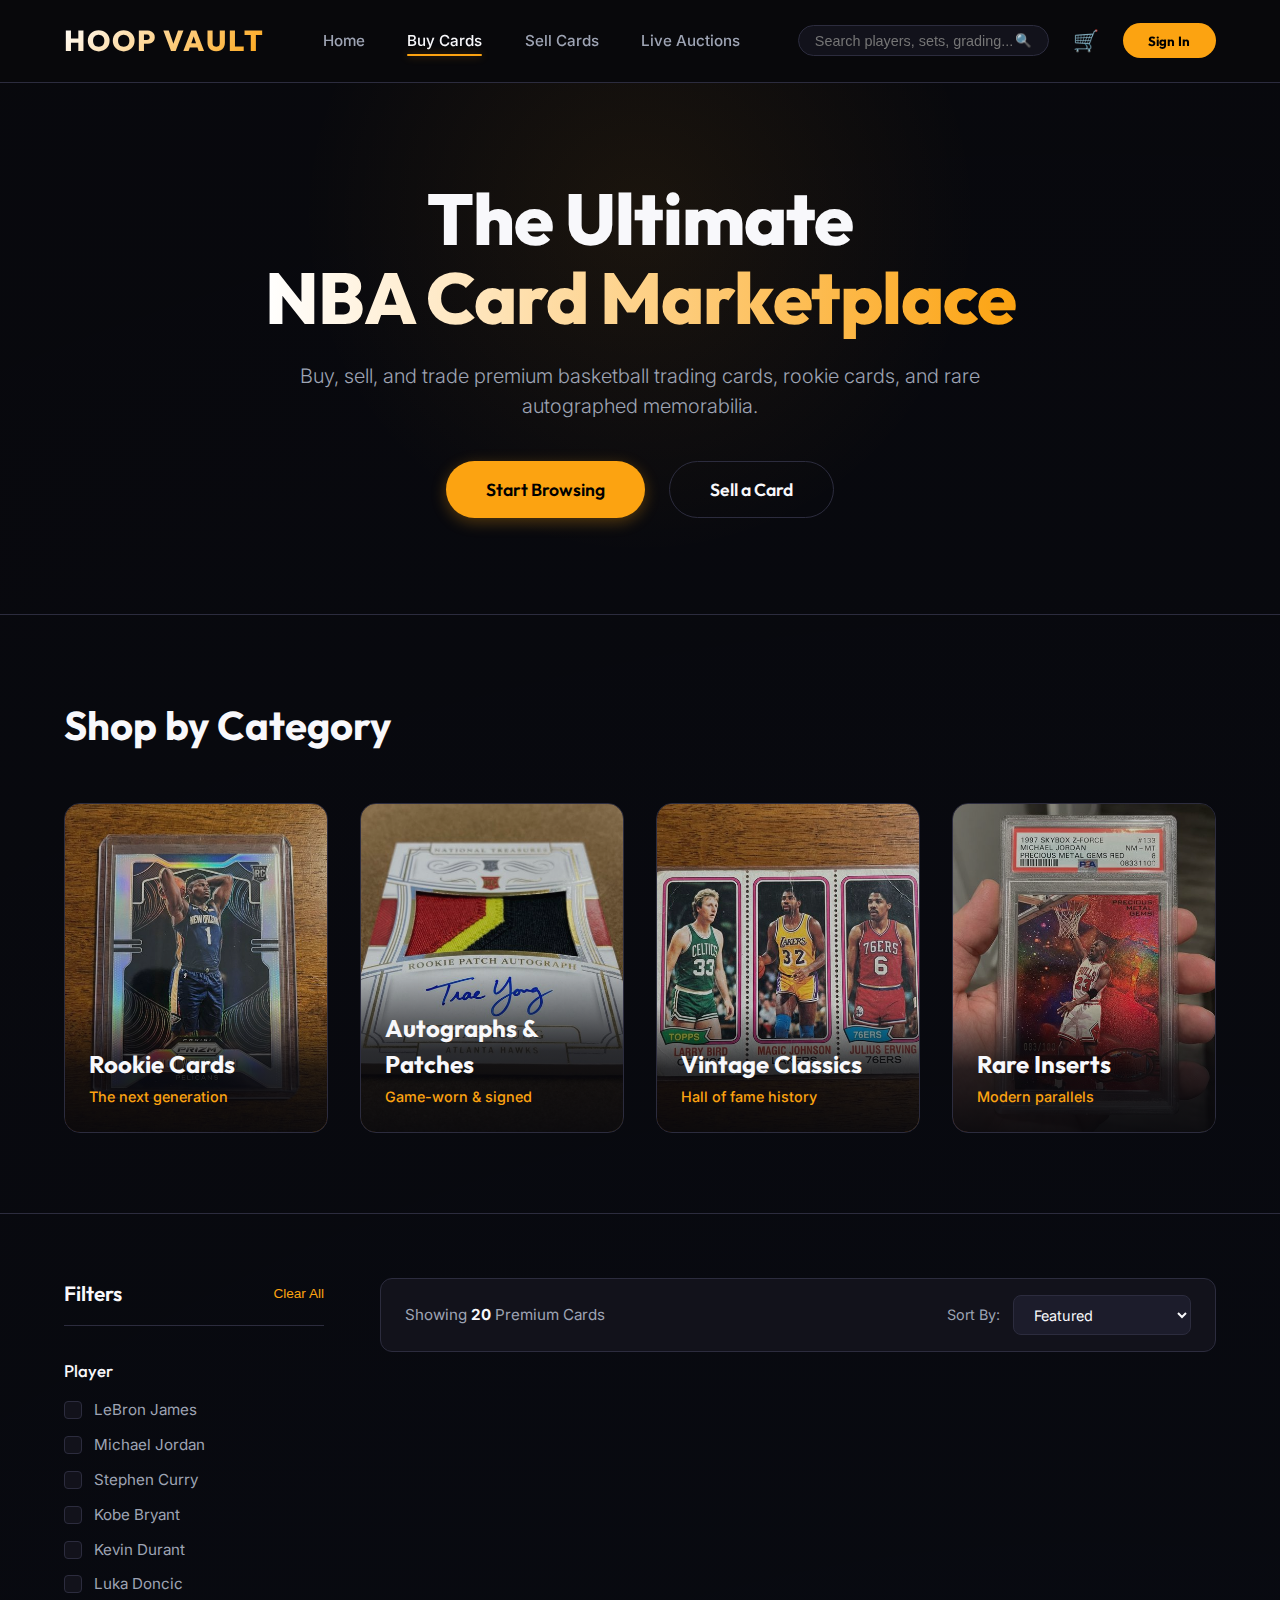
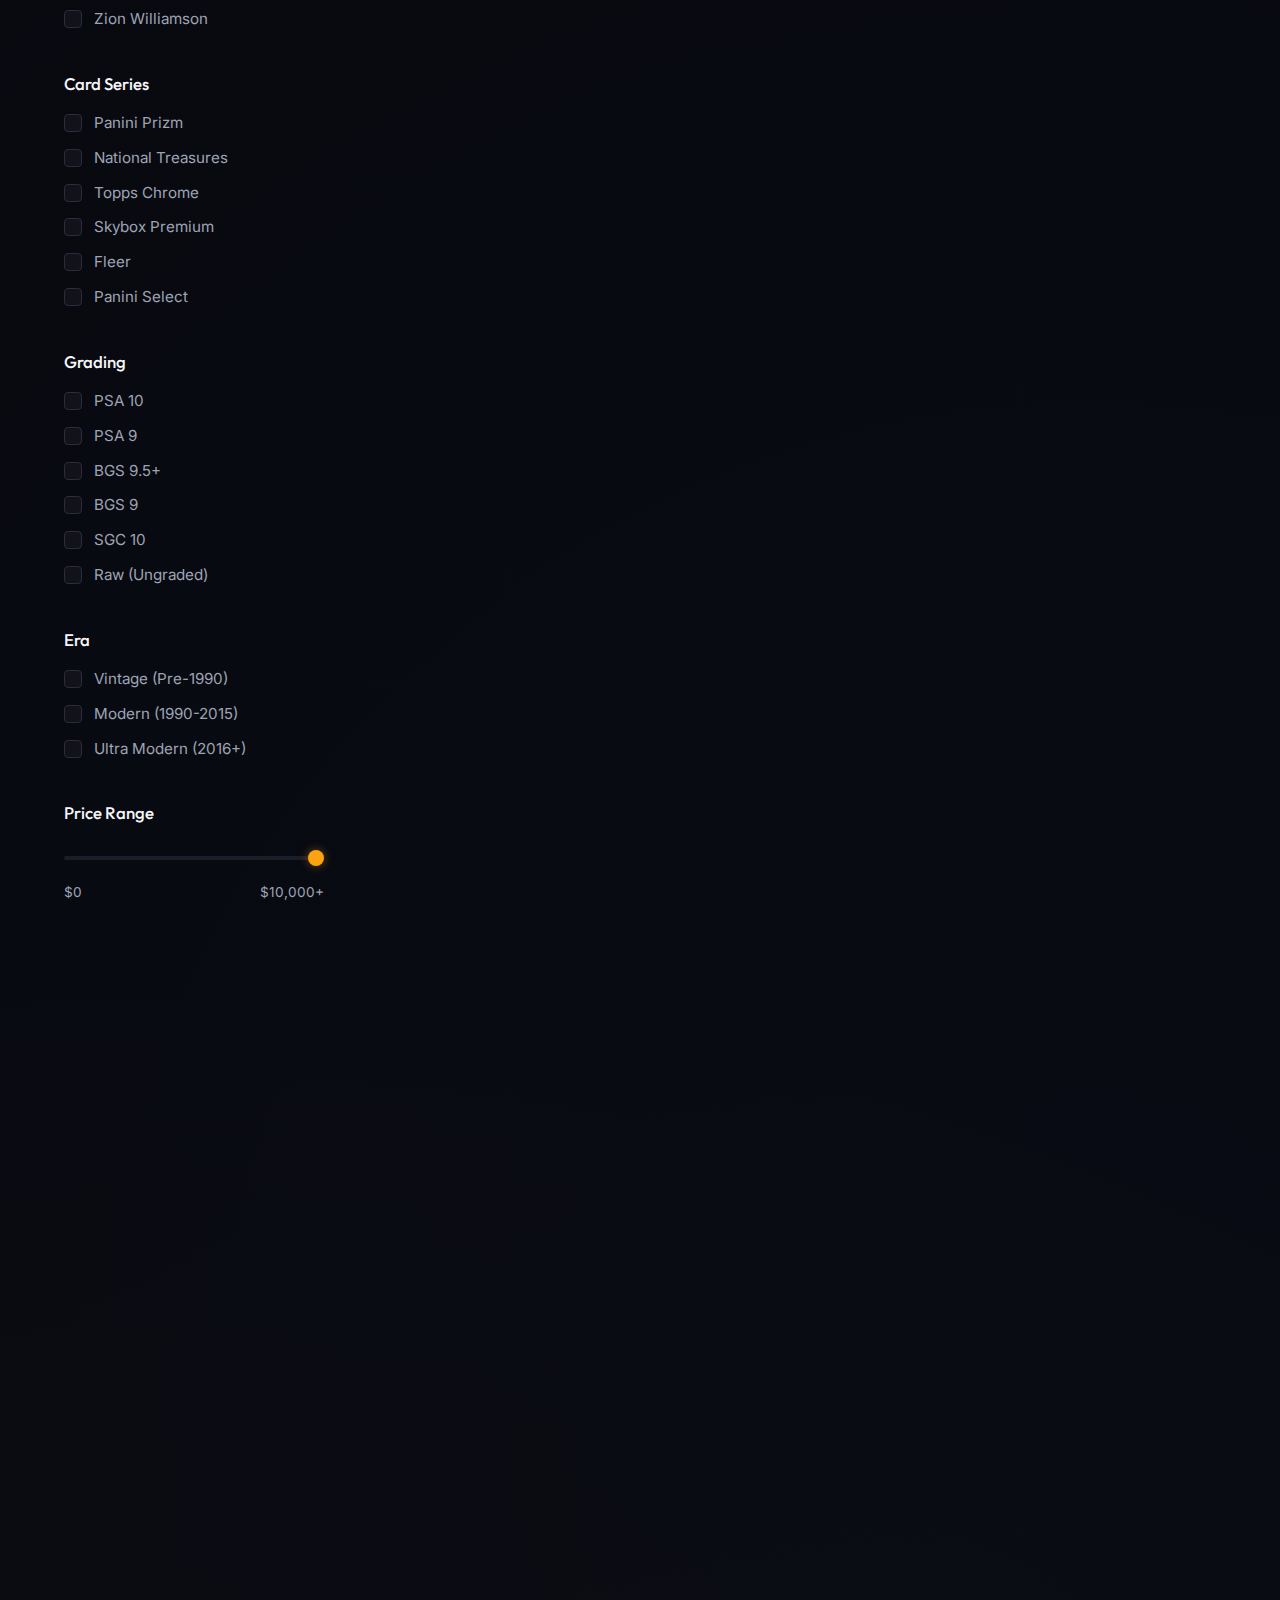
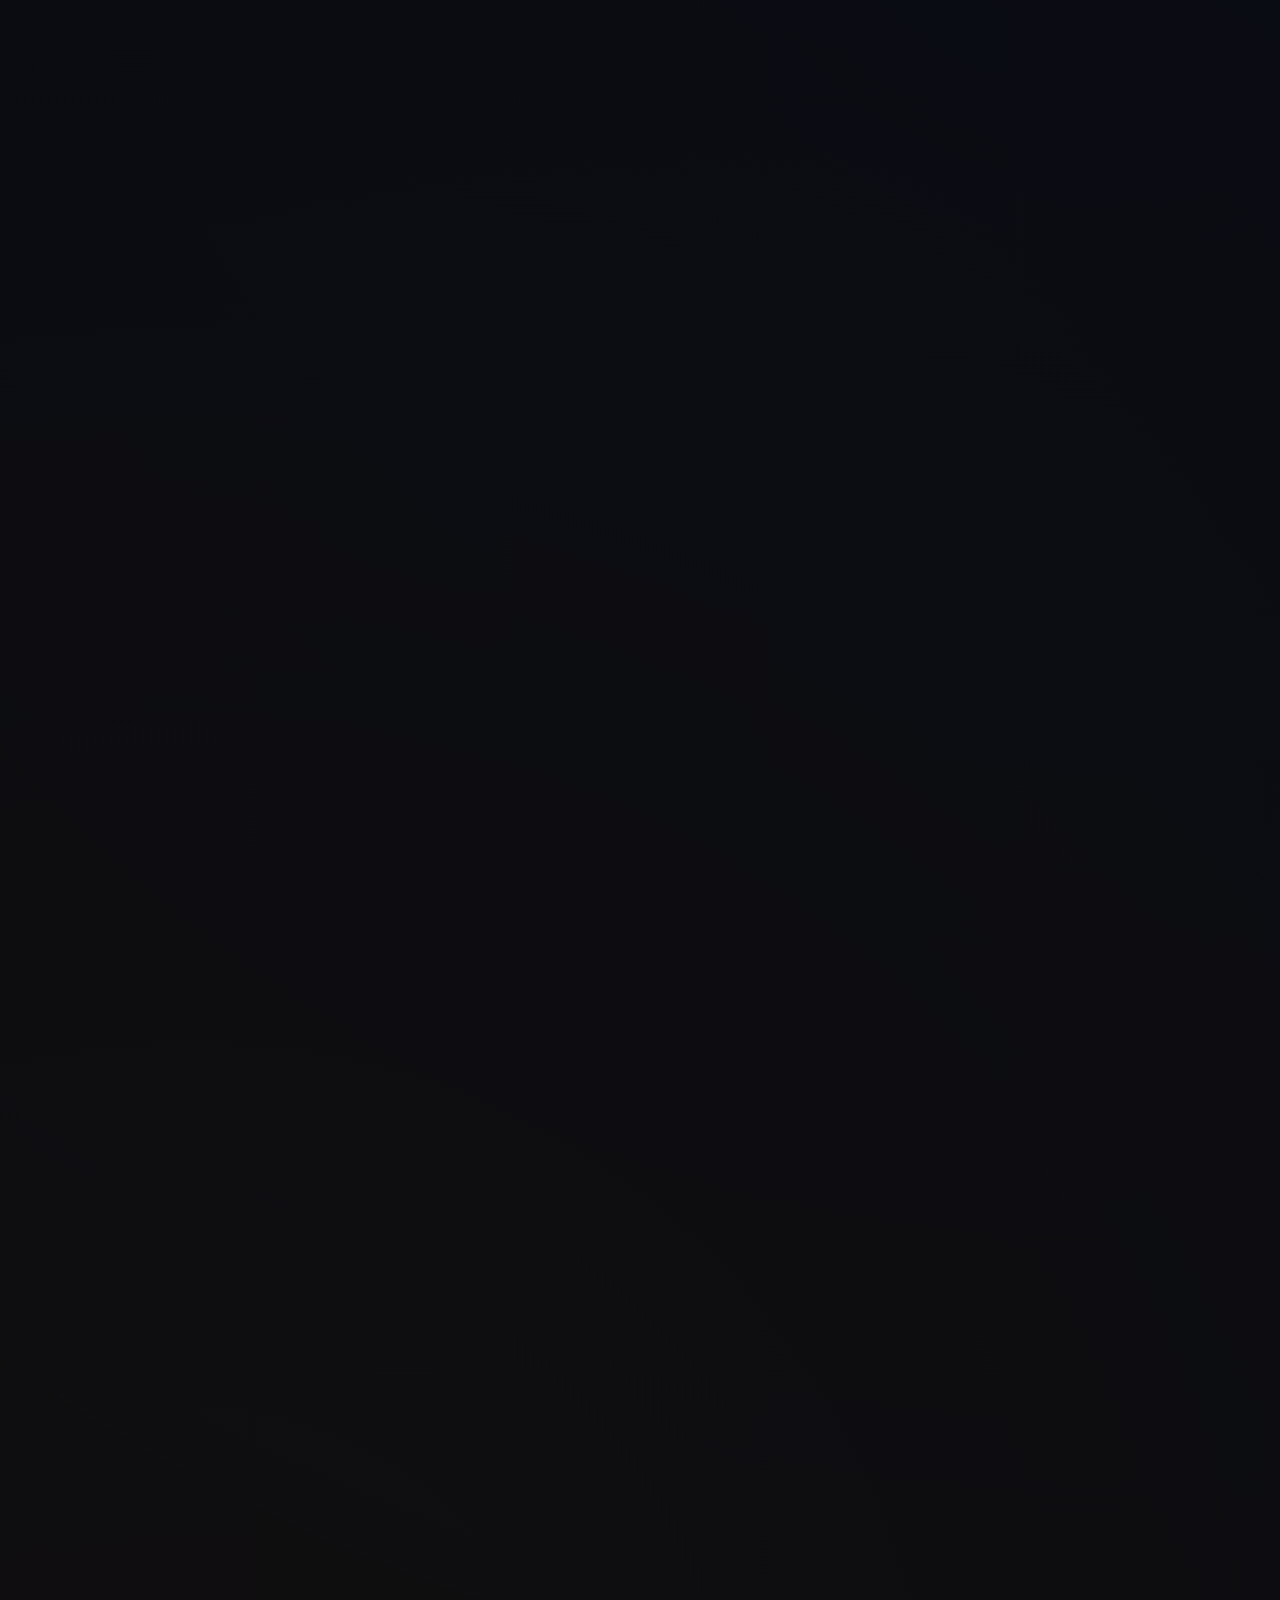
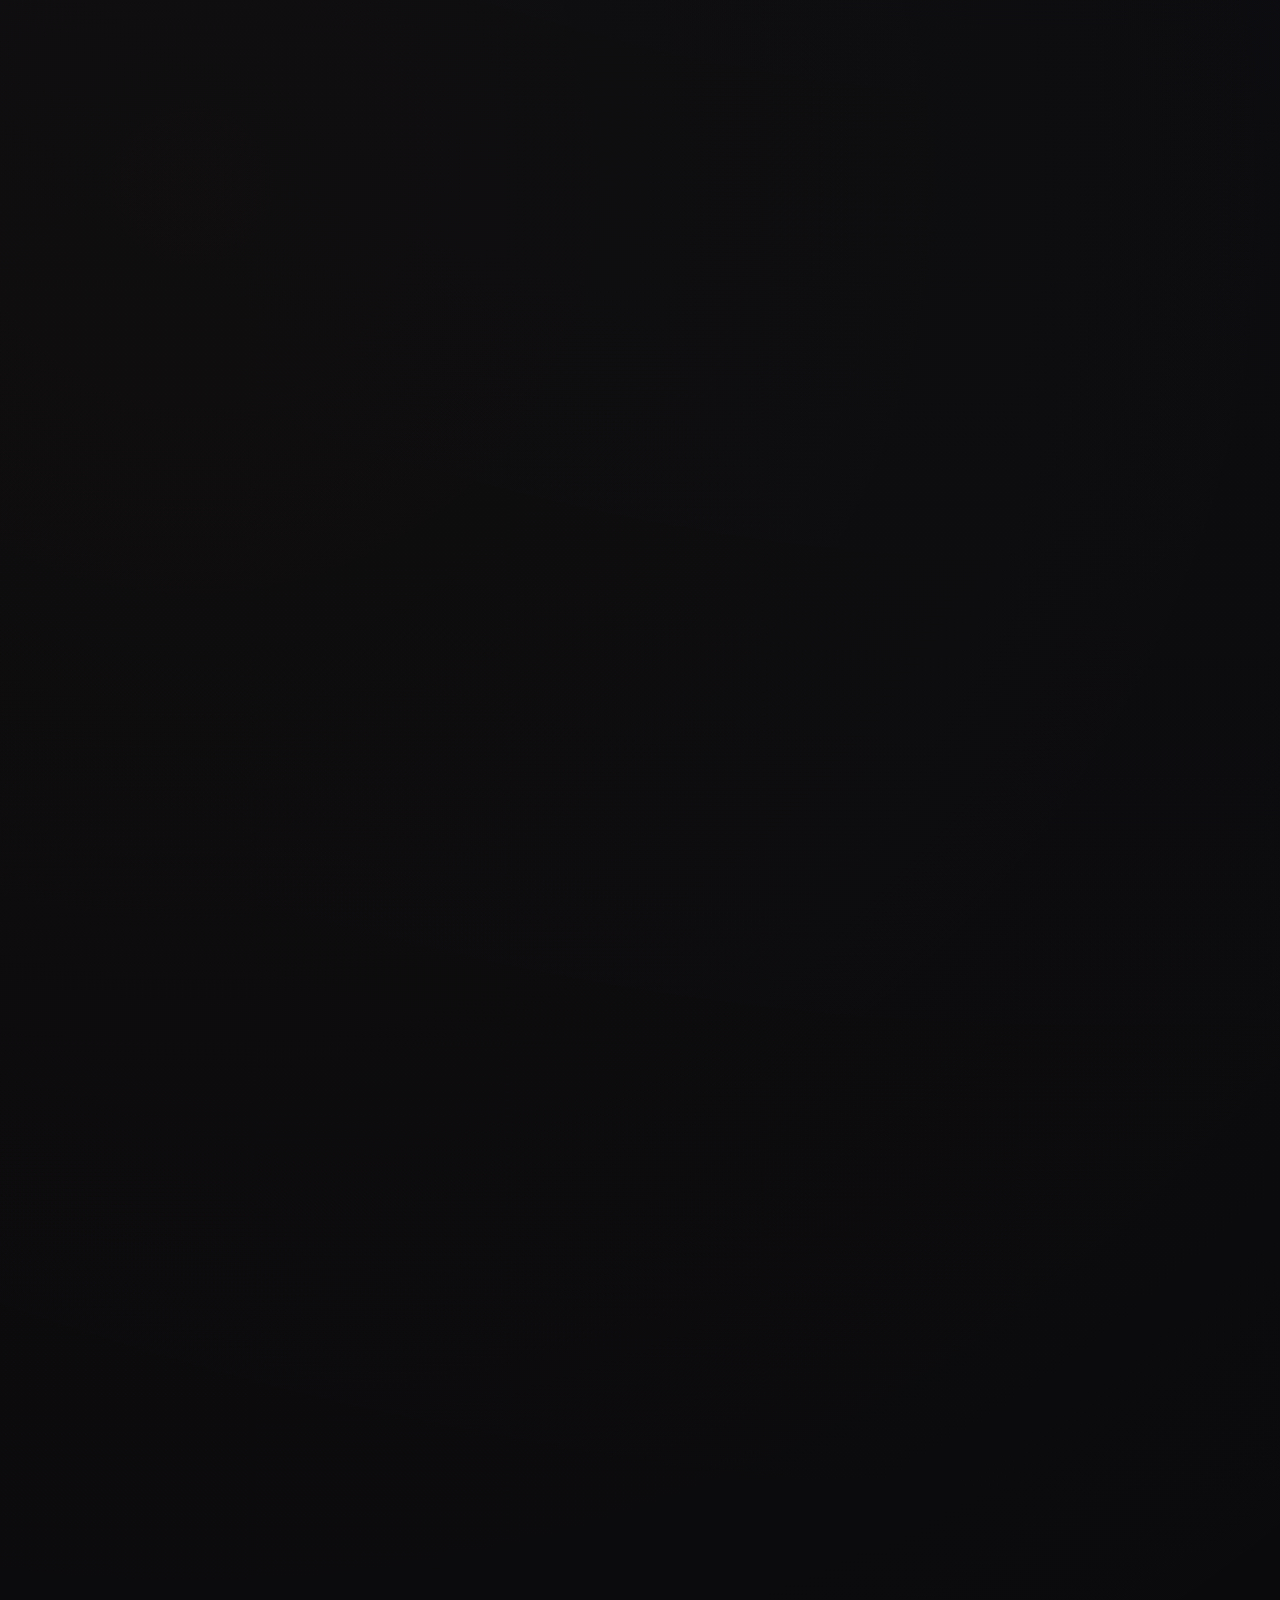
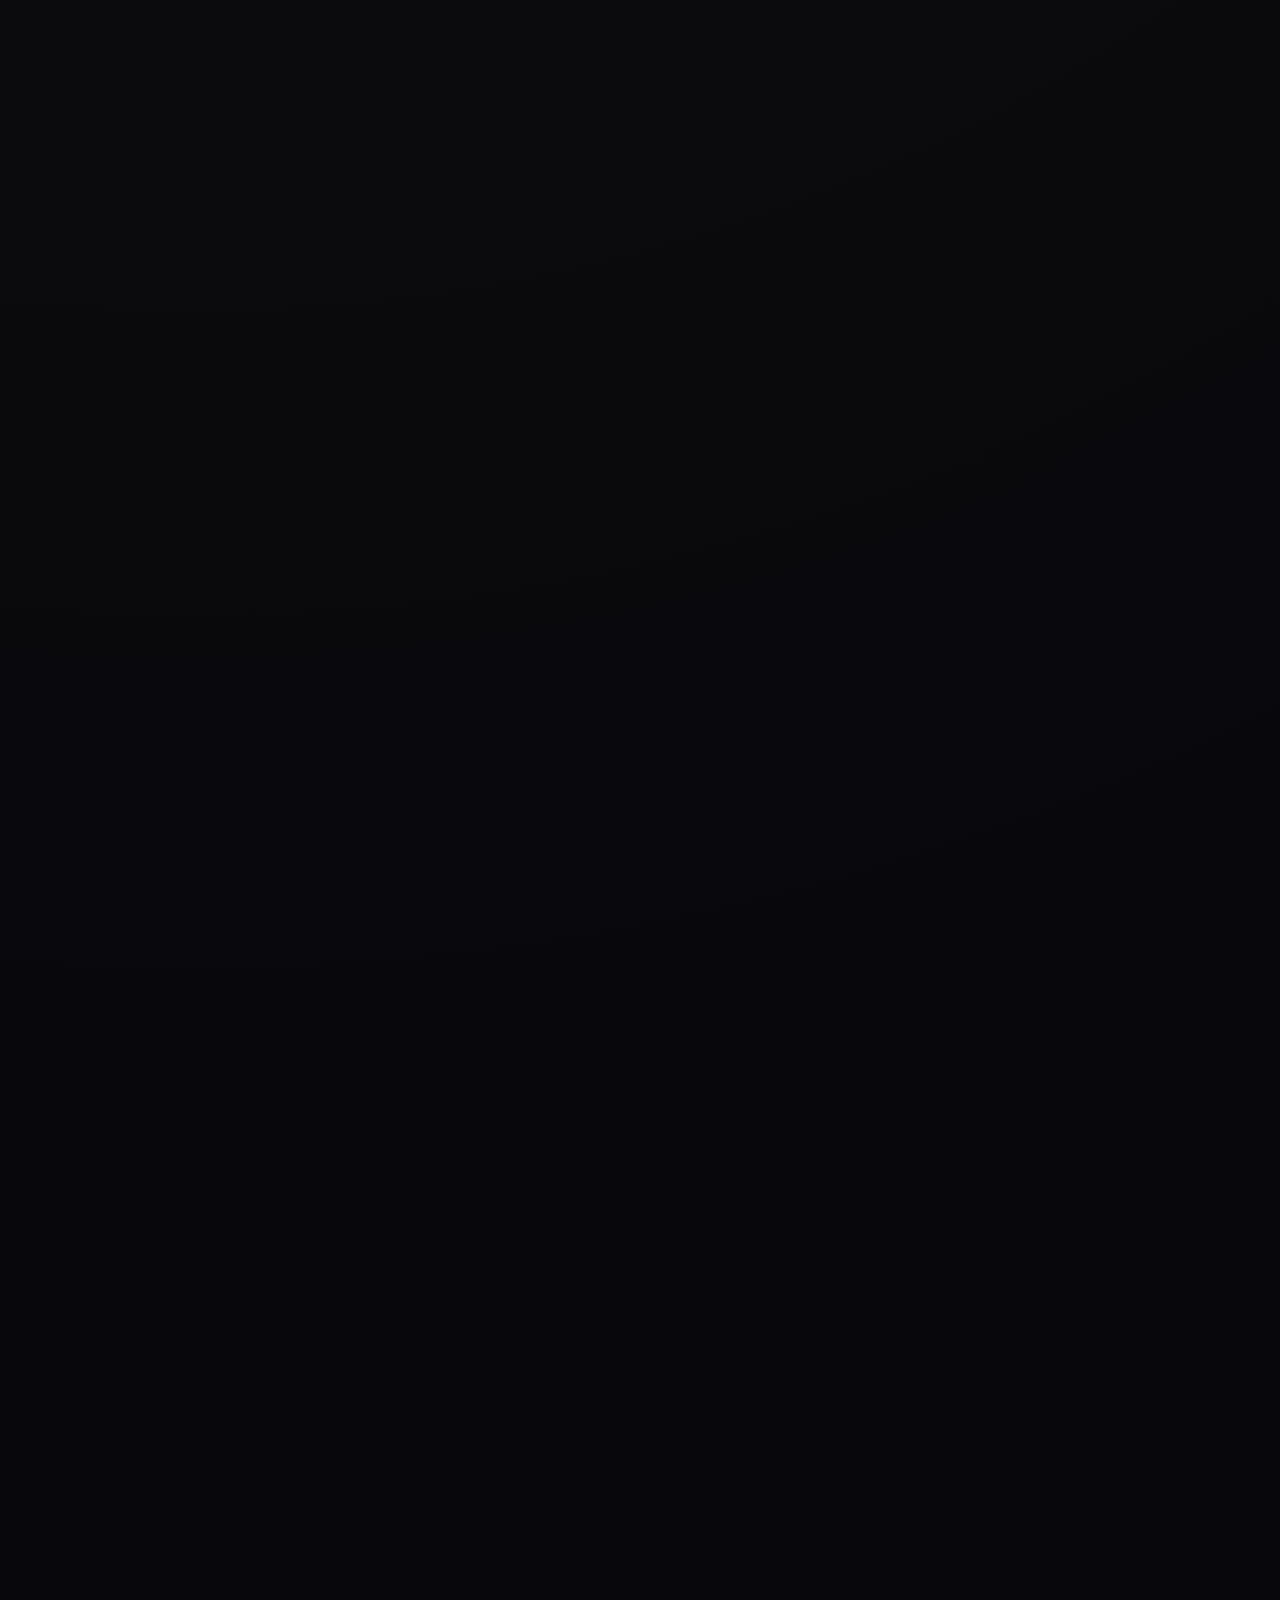
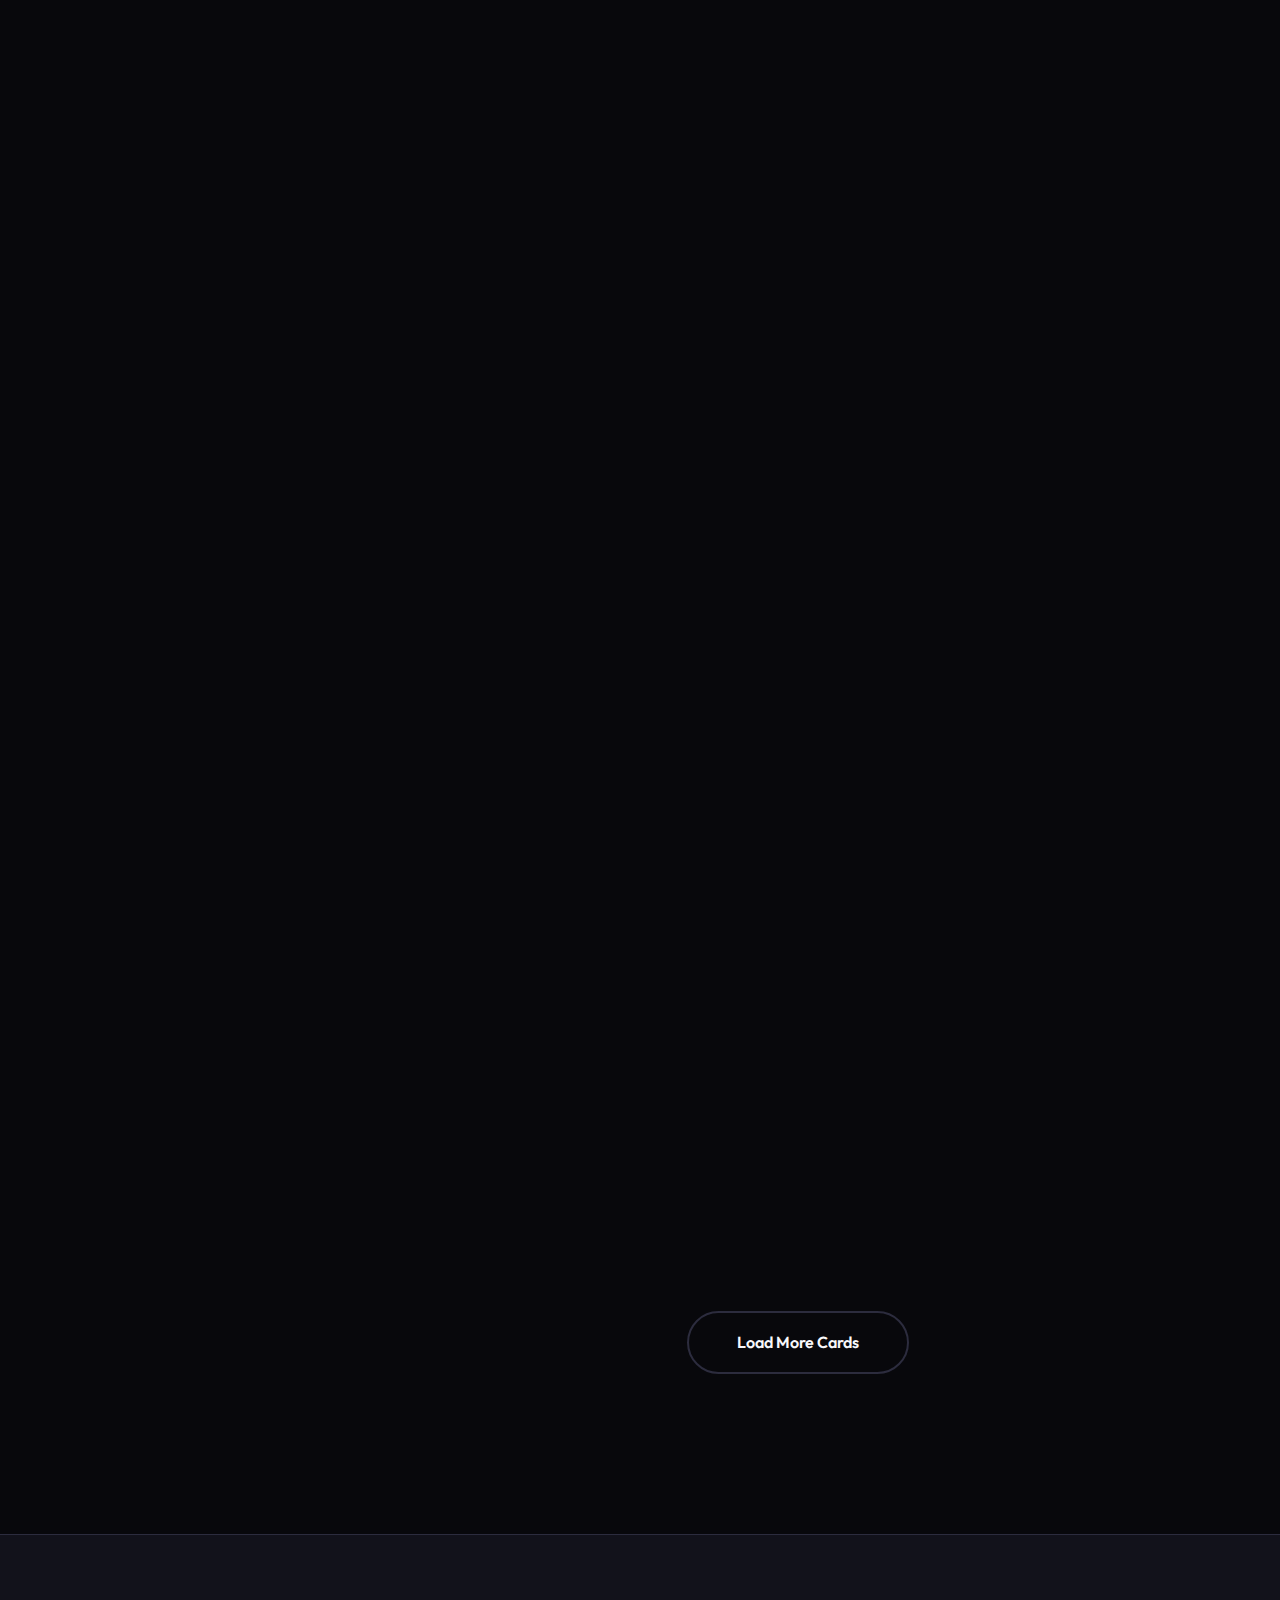
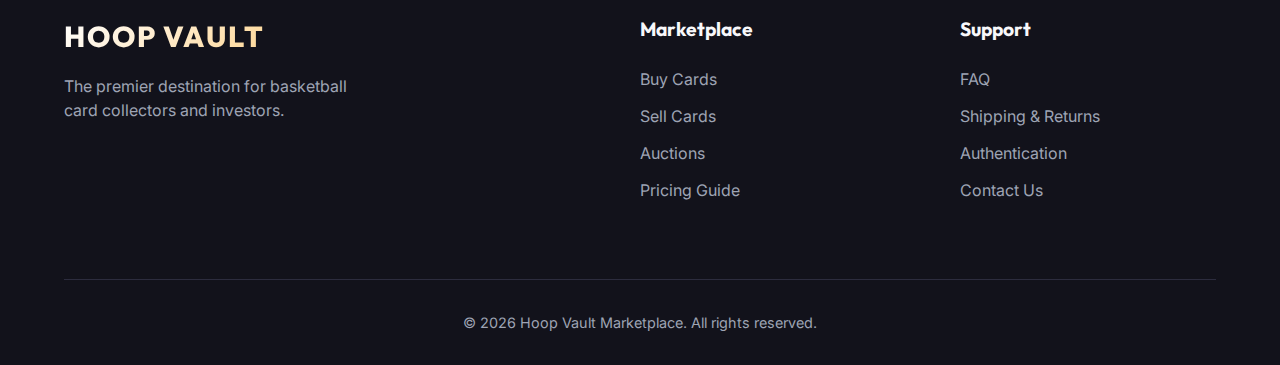
<file: index.html>
<!DOCTYPE html>
<html lang="en">

<head>
    <meta charset="UTF-8">
    <meta name="viewport" content="width=device-width, initial-scale=1.0">
    <title>Hoop Vault - Premium NBA Trading Cards</title>
    <meta name="description" content="Buy and sell premium NBA trading cards securely.">
    <link rel="stylesheet" href="styles.css">
    <link href="https://fonts.googleapis.com/css2?family=Outfit:wght@300;400;600;800&display=swap" rel="stylesheet">
    <link href="https://fonts.googleapis.com/css2?family=Inter:wght@400;500;700&display=swap" rel="stylesheet">
</head>

<body>
    <header class="navbar">
        <div class="logo">HOOP VAULT</div>
        <nav class="desktop-nav">
            <a href="index.html">Home</a>
            <a href="category.html?type=all" class="active">Buy Cards</a>
            <a href="sell.html">Sell Cards</a>
            <a href="#">Live Auctions</a>
        </nav>
        <div class="user-actions">
            <div class="search-bar">
                <input type="text" placeholder="Search players, sets, grading...">
                <button aria-label="Search" class="search-btn">🔍</button>
            </div>
            <button class="icon-btn" id="cart-btn" aria-label="Cart" data-count="0">🛒</button>
            <button class="login-btn">Sign In</button>
        </div>
    </header>

    <main>
        <div class="hero">
            <div class="hero-content">
                <h1>The Ultimate<br><span class="highlight">NBA Card Marketplace</span></h1>
                <p>Buy, sell, and trade premium basketball trading cards, rookie cards, and rare autographed
                    memorabilia.</p>
                <div class="hero-actions">
                    <button class="primary-btn pulse-anim">Start Browsing</button>
                    <button class="secondary-btn">Sell a Card</button>
                </div>
            </div>
        </div>

        <section class="categories-section">
            <h2 class="section-title">Shop by Category</h2>
            <div class="categories-grid">
                <a href="category.html?type=rookies" class="category-card">
                    <div class="cat-image-wrapper">
                        <img src="images/cat_rookie.png" alt="Rookie Cards">
                    </div>
                    <div class="cat-overlay">
                        <h3>Rookie Cards</h3>
                        <p>The next generation</p>
                    </div>
                </a>
                <a href="category.html?type=autos" class="category-card">
                    <div class="cat-image-wrapper">
                        <img src="images/cat_auto.png" alt="Autographs & Patches">
                    </div>
                    <div class="cat-overlay">
                        <h3>Autographs & Patches</h3>
                        <p>Game-worn & signed</p>
                    </div>
                </a>
                <a href="category.html?type=vintage" class="category-card">
                    <div class="cat-image-wrapper">
                        <img src="images/cat_vintage.png" alt="Vintage Classics">
                    </div>
                    <div class="cat-overlay">
                        <h3>Vintage Classics</h3>
                        <p>Hall of fame history</p>
                    </div>
                </a>
                <a href="category.html?type=inserts" class="category-card">
                    <div class="cat-image-wrapper">
                        <img src="images/cat_inserts.png" alt="Rare Inserts">
                    </div>
                    <div class="cat-overlay">
                        <h3>Rare Inserts</h3>
                        <p>Modern parallels</p>
                    </div>
                </a>
            </div>
        </section>

        <section class="storefront">
            <aside class="sidebar-filters">
                <div class="filter-header">
                    <h3>Filters</h3>
                    <button class="clear-btn">Clear All</button>
                </div>

                <div class="filter-group">
                    <h4>Player</h4>
                    <label class="checkbox-container">LeBron James
                        <input type="checkbox">
                        <span class="checkmark"></span>
                    </label>
                    <label class="checkbox-container">Michael Jordan
                        <input type="checkbox">
                        <span class="checkmark"></span>
                    </label>
                    <label class="checkbox-container">Stephen Curry
                        <input type="checkbox">
                        <span class="checkmark"></span>
                    </label>
                    <label class="checkbox-container">Kobe Bryant
                        <input type="checkbox">
                        <span class="checkmark"></span>
                    </label>
                    <label class="checkbox-container">Kevin Durant
                        <input type="checkbox">
                        <span class="checkmark"></span>
                    </label>
                    <label class="checkbox-container">Luka Doncic
                        <input type="checkbox">
                        <span class="checkmark"></span>
                    </label>
                    <label class="checkbox-container">Zion Williamson
                        <input type="checkbox">
                        <span class="checkmark"></span>
                    </label>
                </div>

                <div class="filter-group">
                    <h4>Card Series</h4>
                    <label class="checkbox-container">Panini Prizm
                        <input type="checkbox">
                        <span class="checkmark"></span>
                    </label>
                    <label class="checkbox-container">National Treasures
                        <input type="checkbox">
                        <span class="checkmark"></span>
                    </label>
                    <label class="checkbox-container">Topps Chrome
                        <input type="checkbox">
                        <span class="checkmark"></span>
                    </label>
                    <label class="checkbox-container">Skybox Premium
                        <input type="checkbox">
                        <span class="checkmark"></span>
                    </label>
                    <label class="checkbox-container">Fleer
                        <input type="checkbox">
                        <span class="checkmark"></span>
                    </label>
                    <label class="checkbox-container">Panini Select
                        <input type="checkbox">
                        <span class="checkmark"></span>
                    </label>
                </div>

                <div class="filter-group">
                    <h4>Grading</h4>
                    <label class="checkbox-container">PSA 10
                        <input type="checkbox">
                        <span class="checkmark"></span>
                    </label>
                    <label class="checkbox-container">PSA 9
                        <input type="checkbox">
                        <span class="checkmark"></span>
                    </label>
                    <label class="checkbox-container">BGS 9.5+
                        <input type="checkbox">
                        <span class="checkmark"></span>
                    </label>
                    <label class="checkbox-container">BGS 9
                        <input type="checkbox">
                        <span class="checkmark"></span>
                    </label>
                    <label class="checkbox-container">SGC 10
                        <input type="checkbox">
                        <span class="checkmark"></span>
                    </label>
                    <label class="checkbox-container">Raw (Ungraded)
                        <input type="checkbox">
                        <span class="checkmark"></span>
                    </label>
                </div>

                <div class="filter-group">
                    <h4>Era</h4>
                    <label class="checkbox-container">Vintage (Pre-1990)
                        <input type="checkbox">
                        <span class="checkmark"></span>
                    </label>
                    <label class="checkbox-container">Modern (1990-2015)
                        <input type="checkbox">
                        <span class="checkmark"></span>
                    </label>
                    <label class="checkbox-container">Ultra Modern (2016+)
                        <input type="checkbox">
                        <span class="checkmark"></span>
                    </label>
                </div>

                <div class="filter-group">
                    <h4>Price Range</h4>
                    <input type="range" min="0" max="10000" value="10000" id="price-range">
                    <div class="price-labels">
                        <span>$0</span>
                        <span>$10,000+</span>
                    </div>
                </div>
            </aside>

            <div class="product-gallery">
                <div class="toolbar">
                    <span class="results-count">Showing <strong id="result-count">6</strong> Premium Cards</span>
                    <div class="sort-container">
                        <label for="sortDropdown">Sort By: </label>
                        <select id="sortDropdown" class="sort-dropdown">
                            <option>Featured</option>
                            <option>Price: Low to High</option>
                            <option>Price: High to Low</option>
                            <option>Newest Arrivals</option>
                            <option>Highest Graded</option>
                        </select>
                    </div>
                </div>

                <div class="grid" id="productGrid">
                    <!-- Products will be generated dynamically -->
                </div>

                <div class="pagination">
                    <button class="load-more">Load More Cards</button>
                </div>
            </div>
        </section>
    </main>

    <footer>
        <div class="footer-content">
            <div class="footer-col">
                <div class="logo">HOOP VAULT</div>
                <p>The premier destination for basketball card collectors and investors.</p>
            </div>
            <div class="footer-col">
                <h4>Marketplace</h4>
                <a href="#">Buy Cards</a>
                <a href="#">Sell Cards</a>
                <a href="#">Auctions</a>
                <a href="#">Pricing Guide</a>
            </div>
            <div class="footer-col">
                <h4>Support</h4>
                <a href="#">FAQ</a>
                <a href="#">Shipping & Returns</a>
                <a href="#">Authentication</a>
                <a href="#">Contact Us</a>
            </div>
        </div>
        <div class="footer-bottom">
            <p>&copy; 2026 Hoop Vault Marketplace. All rights reserved.</p>
        </div>
    </footer>

    <script src="script.js"></script>
    <!-- Triggers GitHub Pages Deploy Action -->
</body>

</html>
</file>
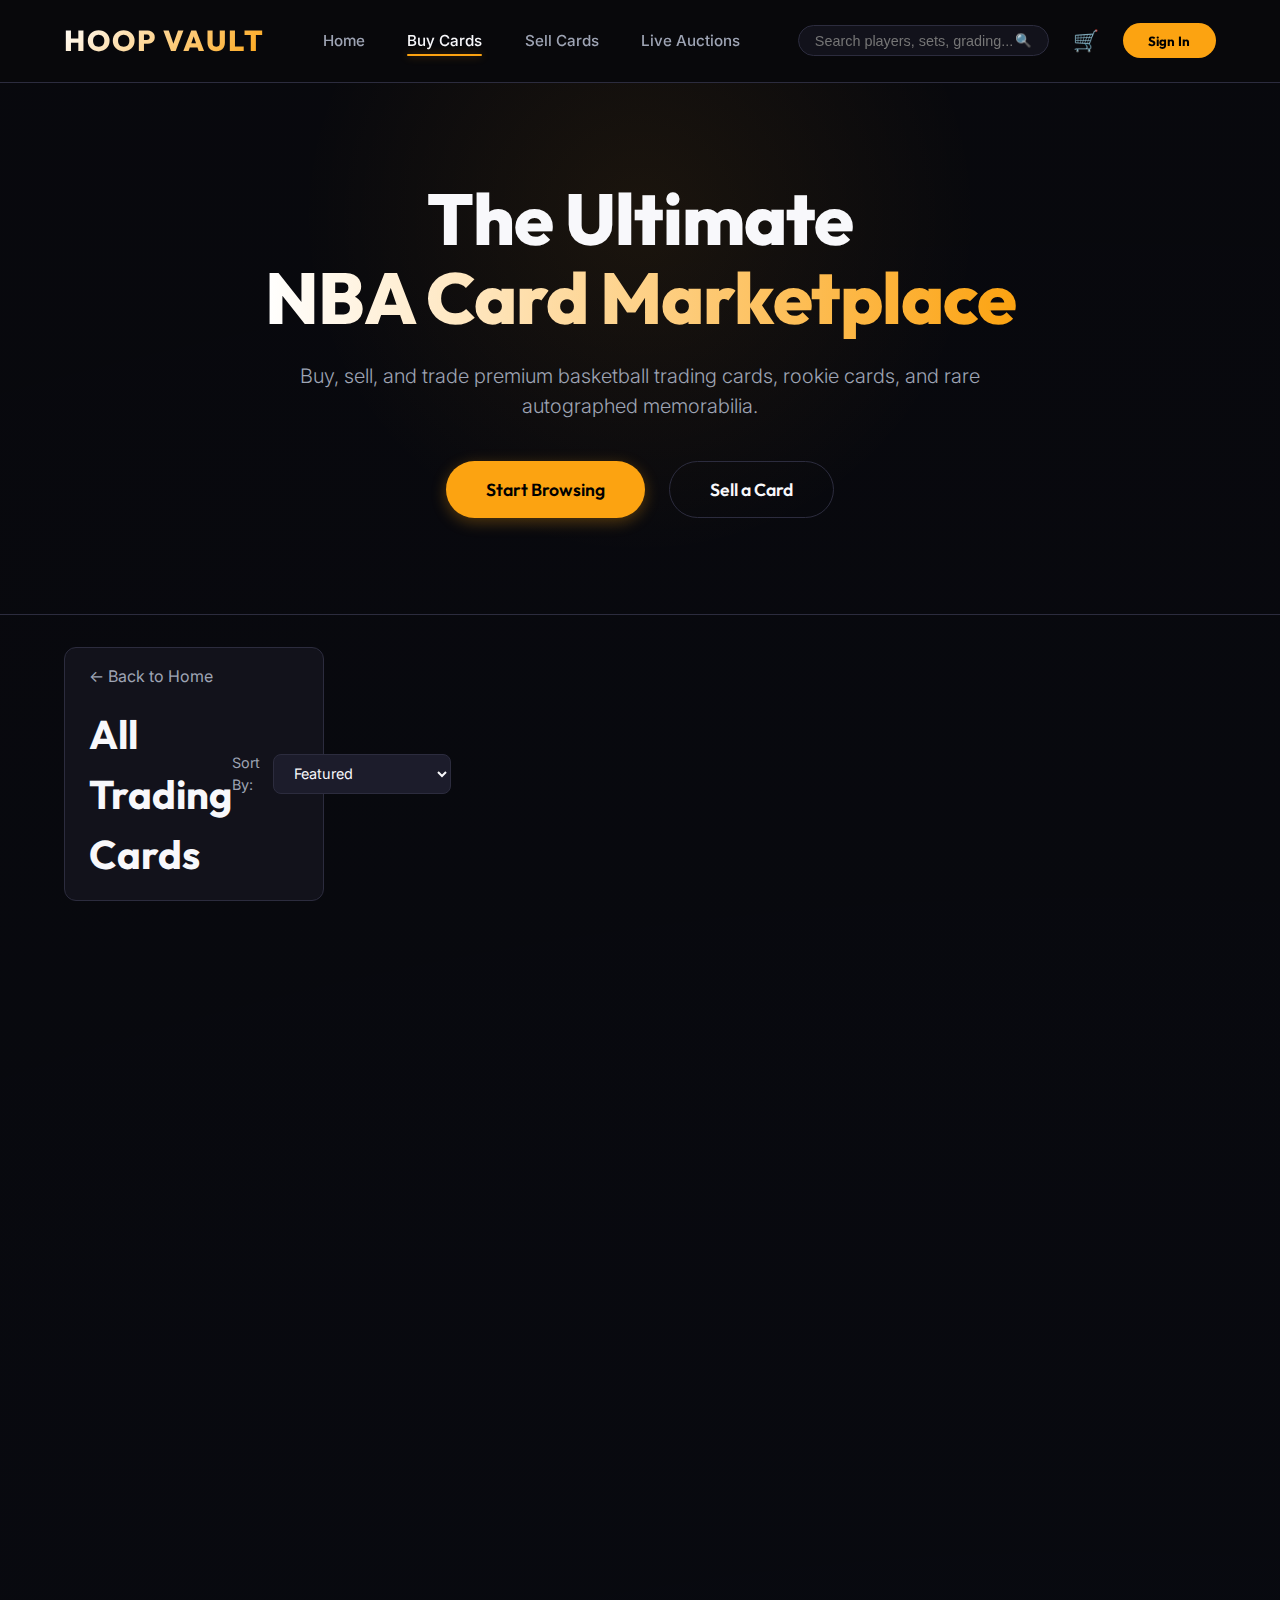
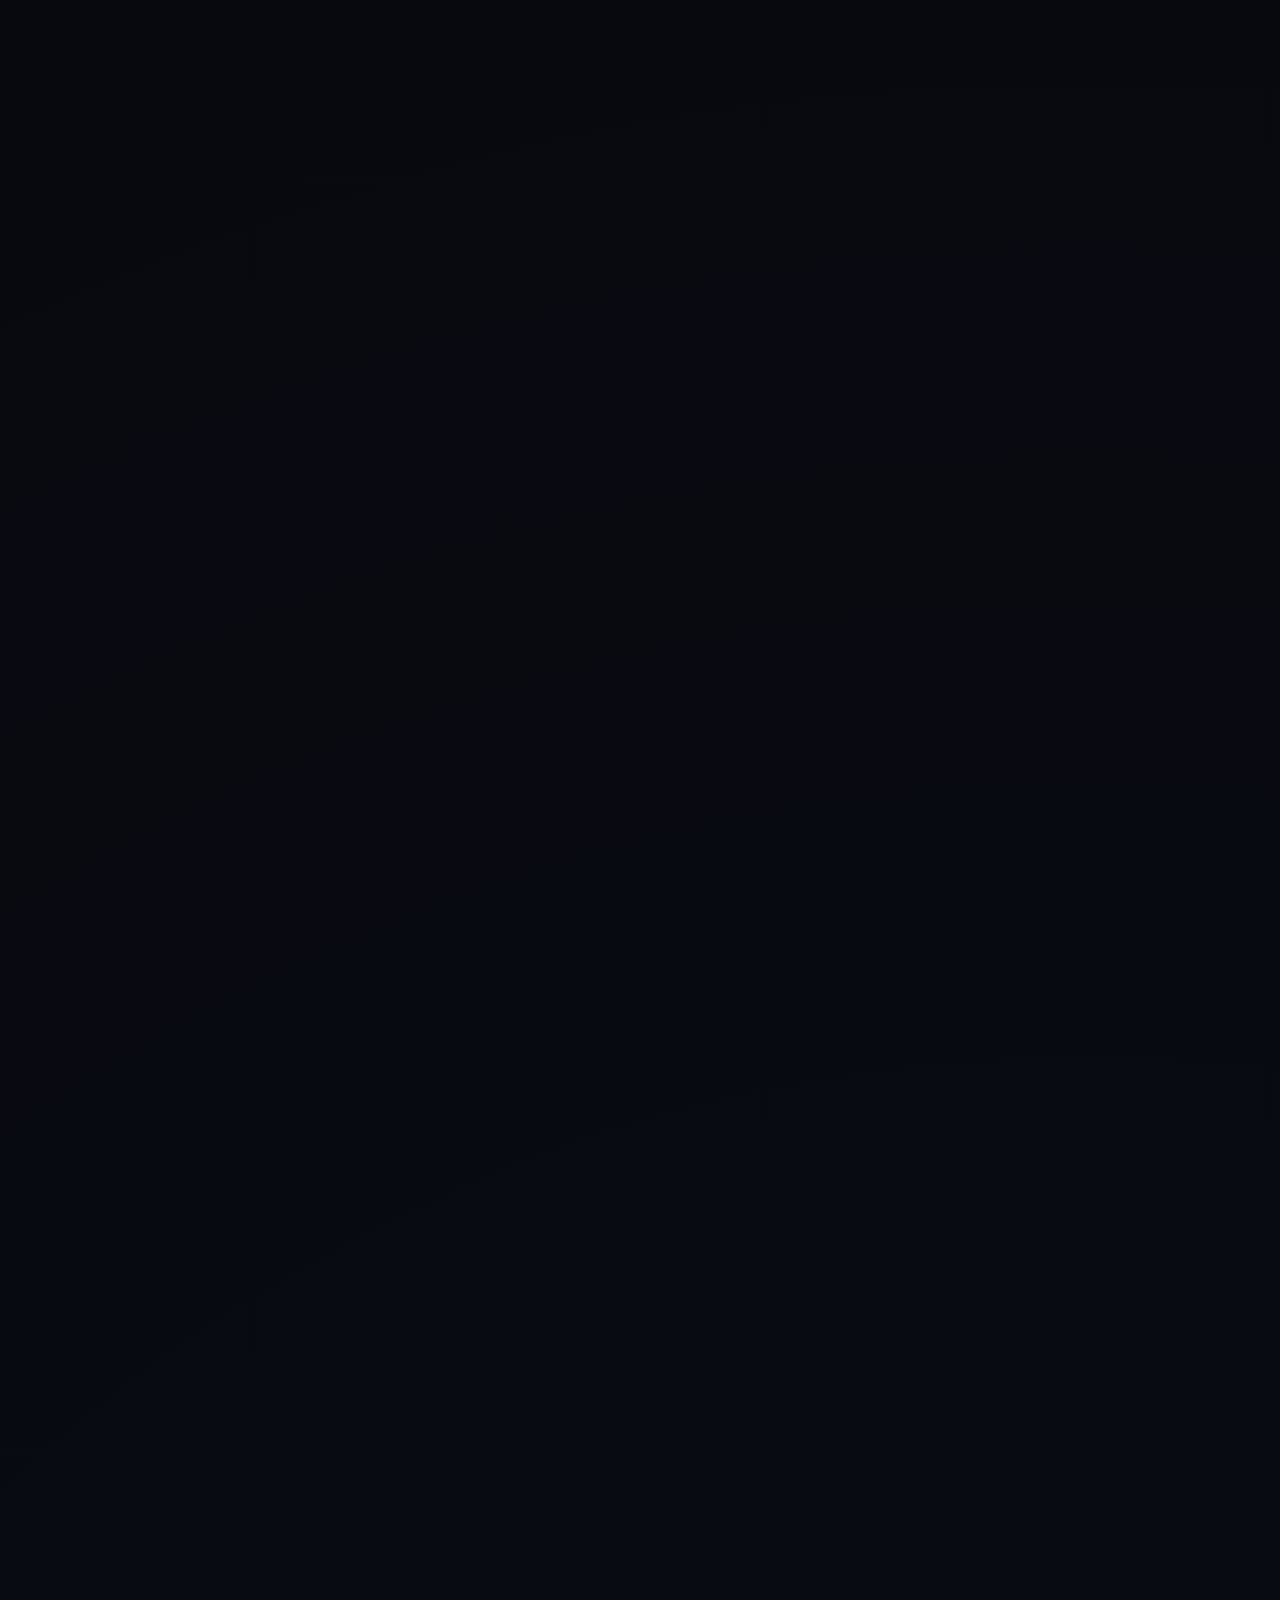
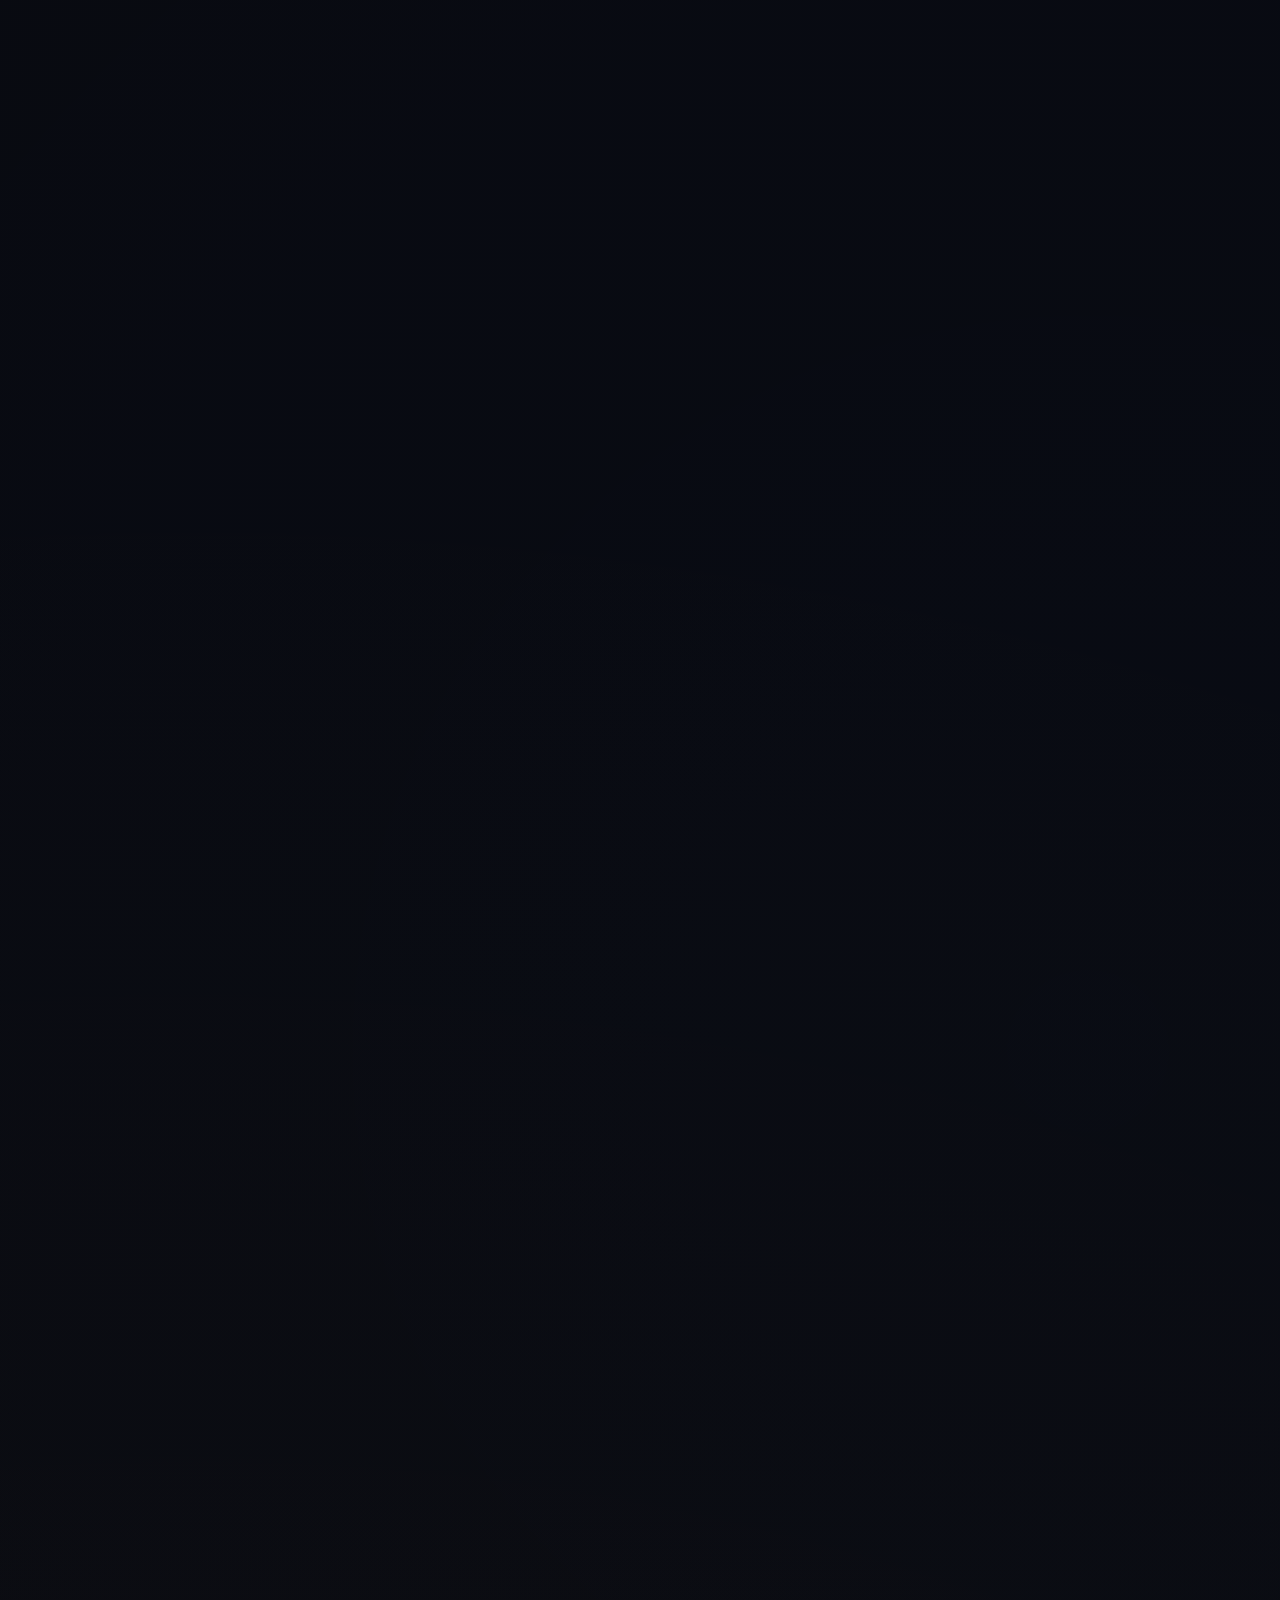
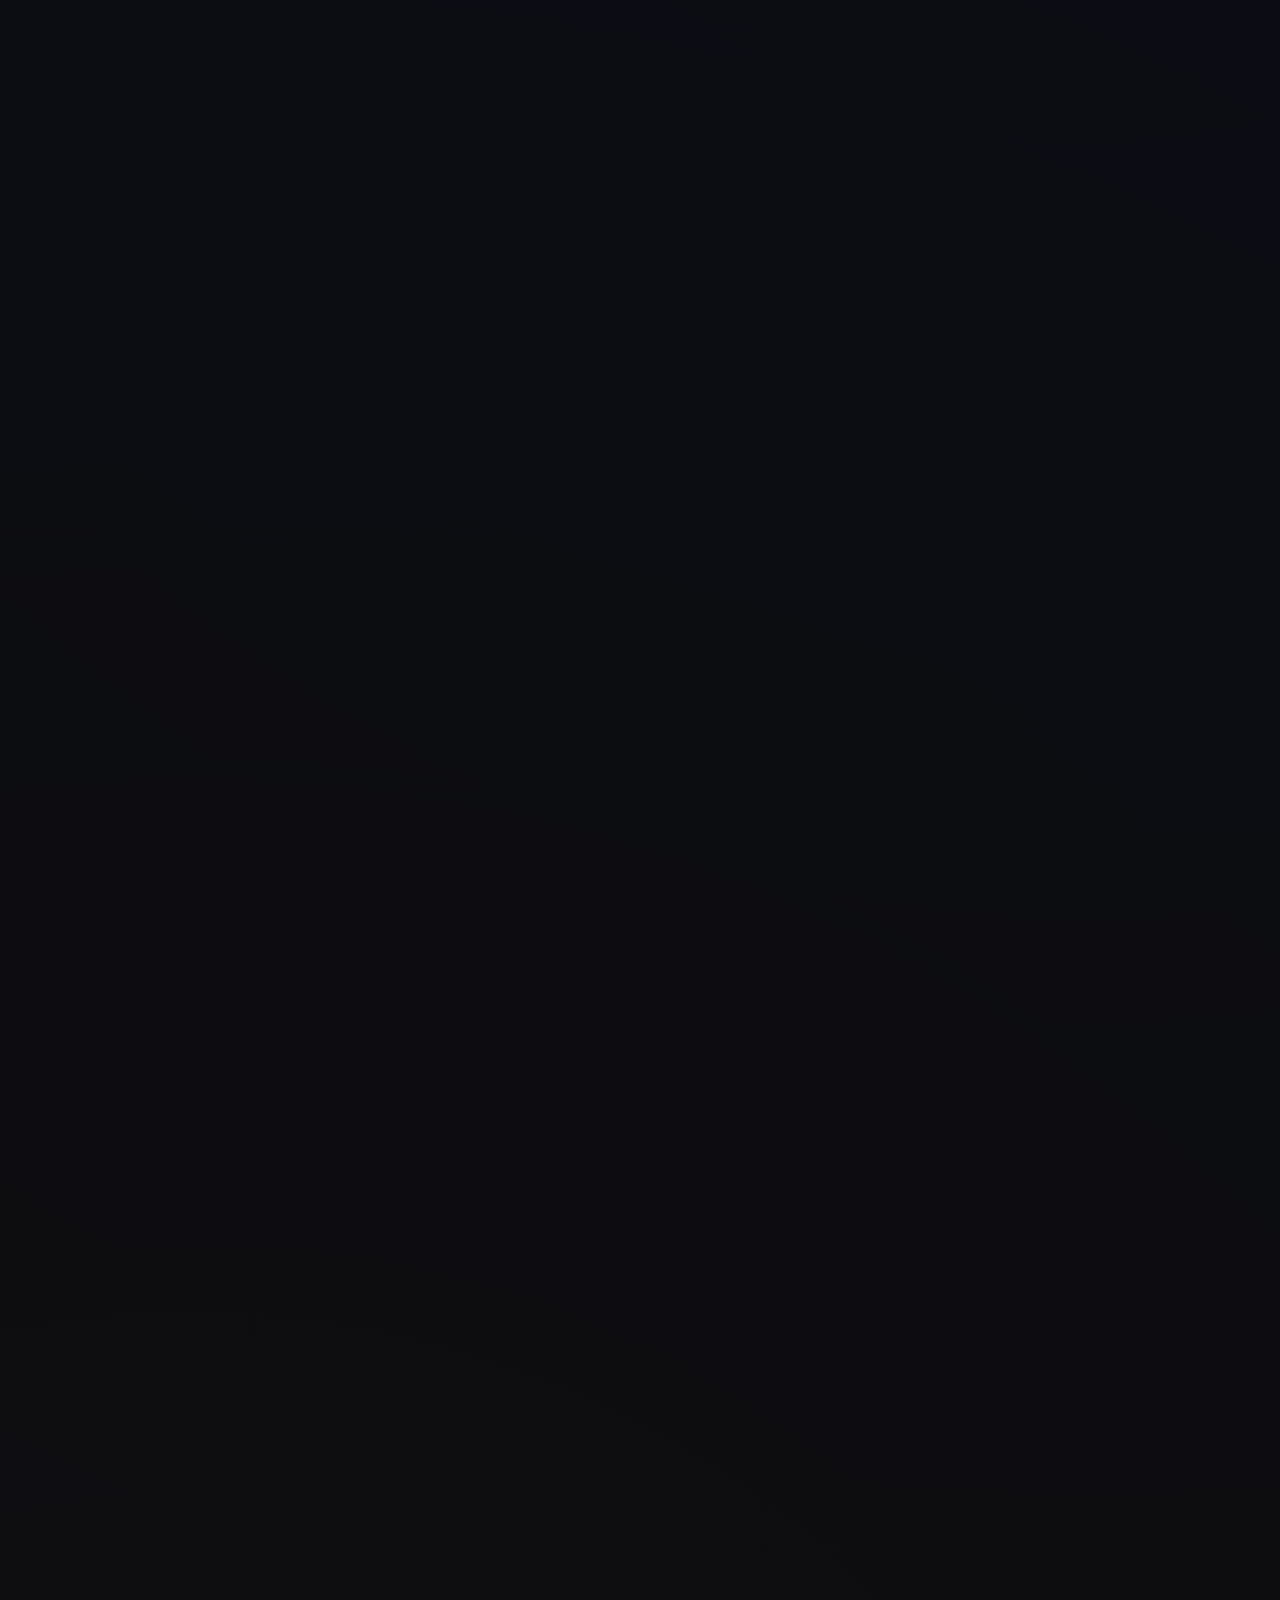
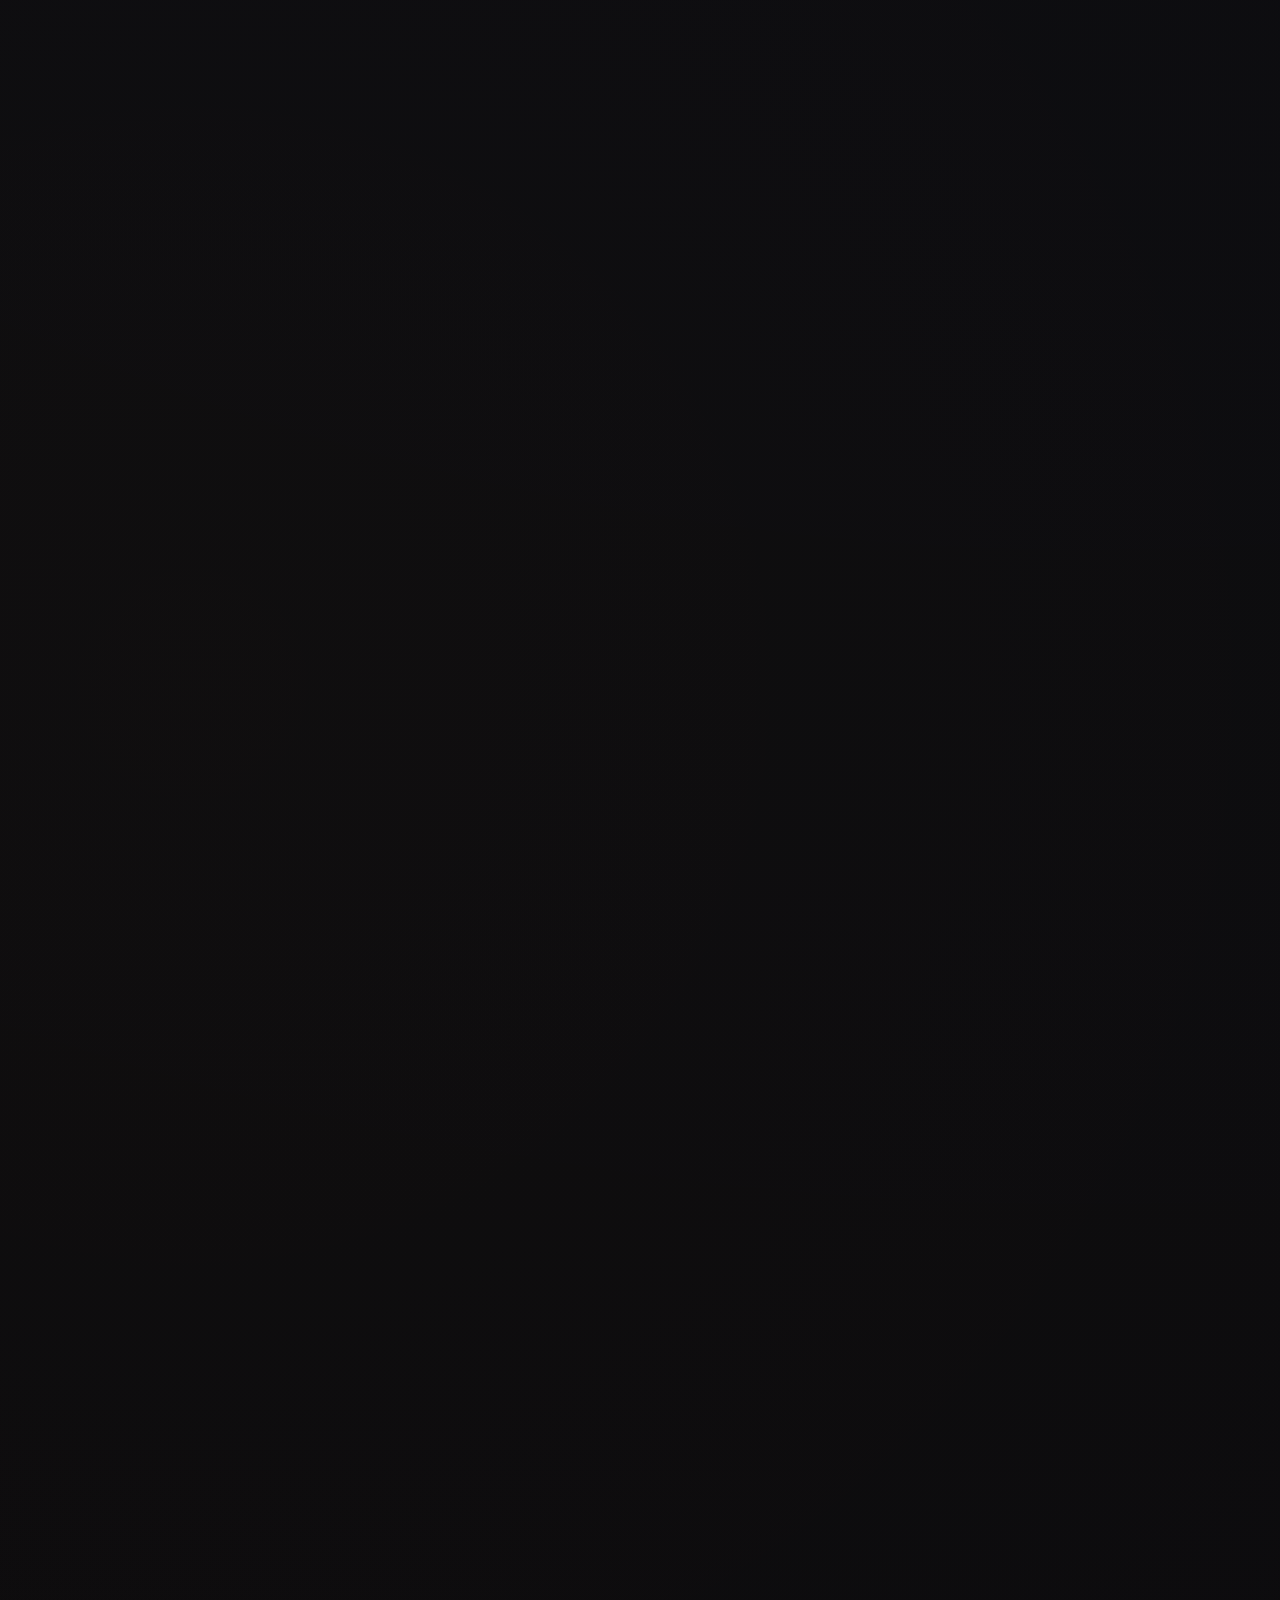
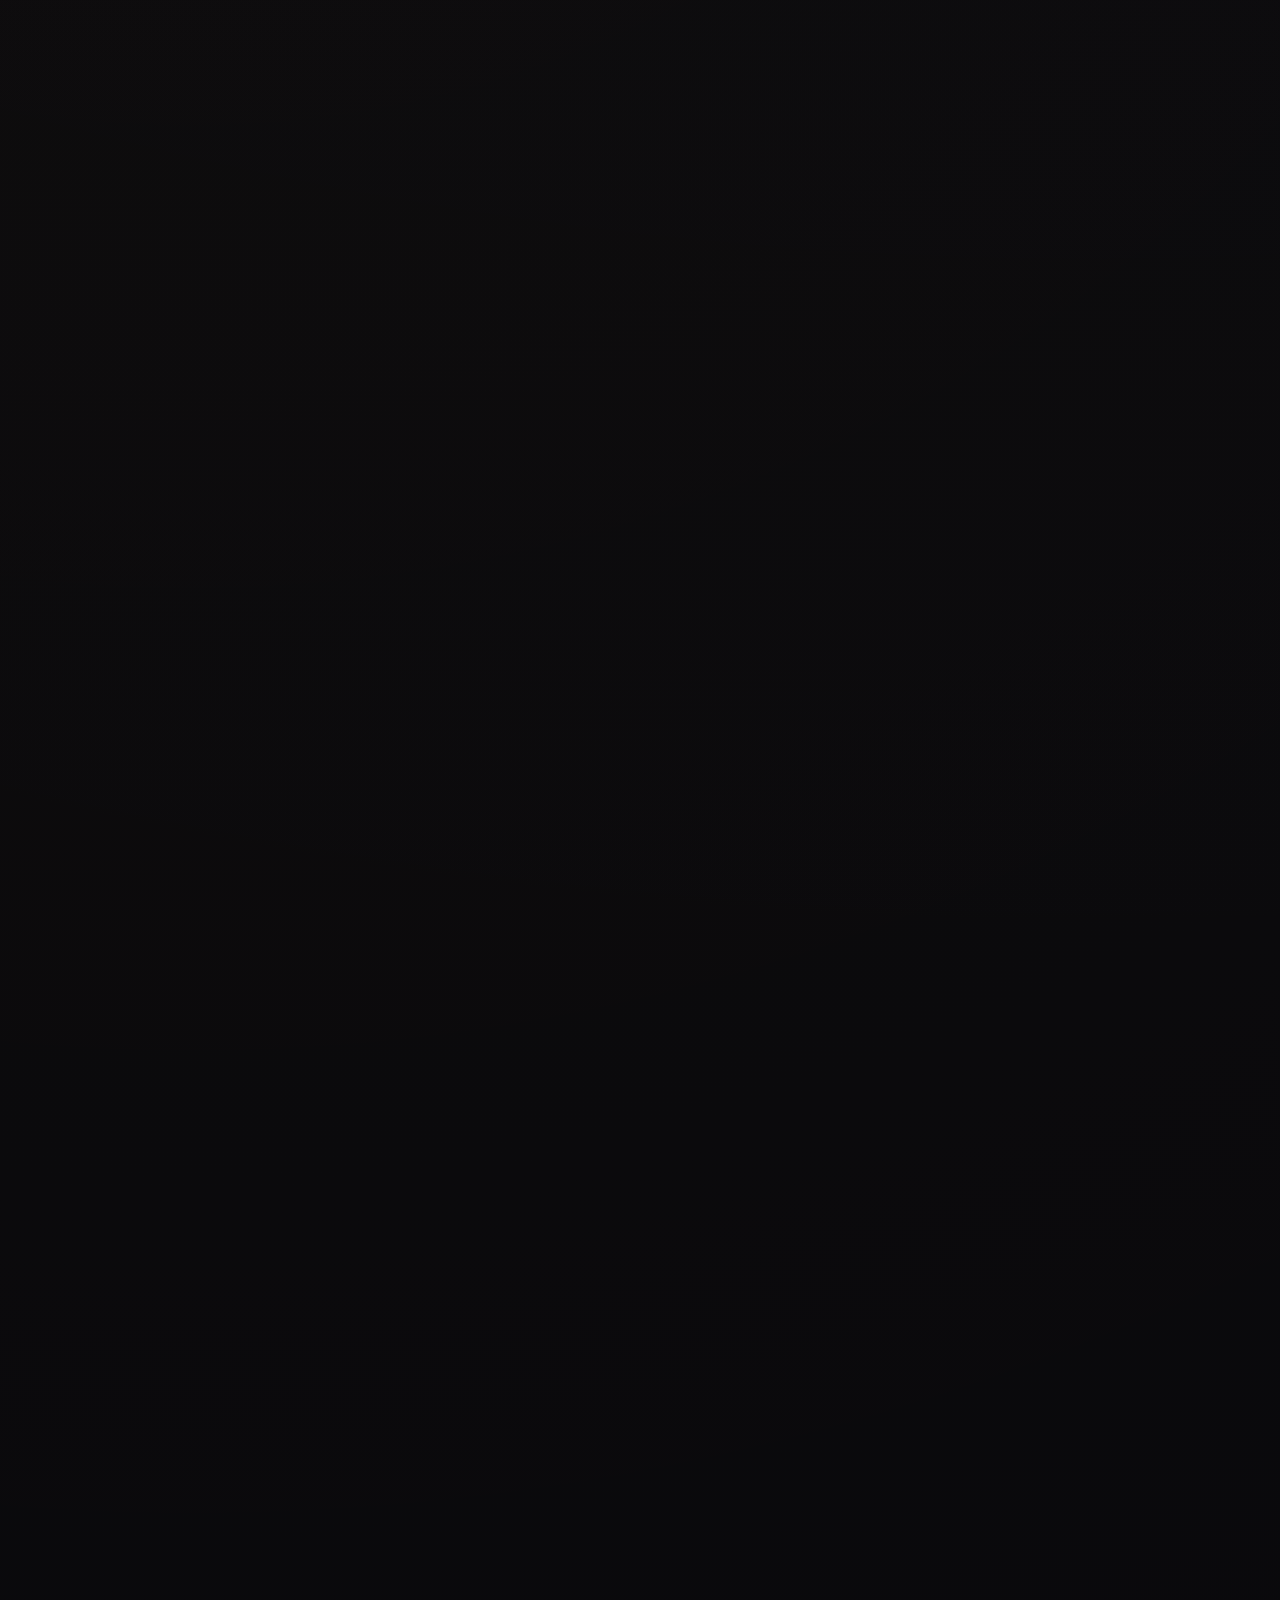
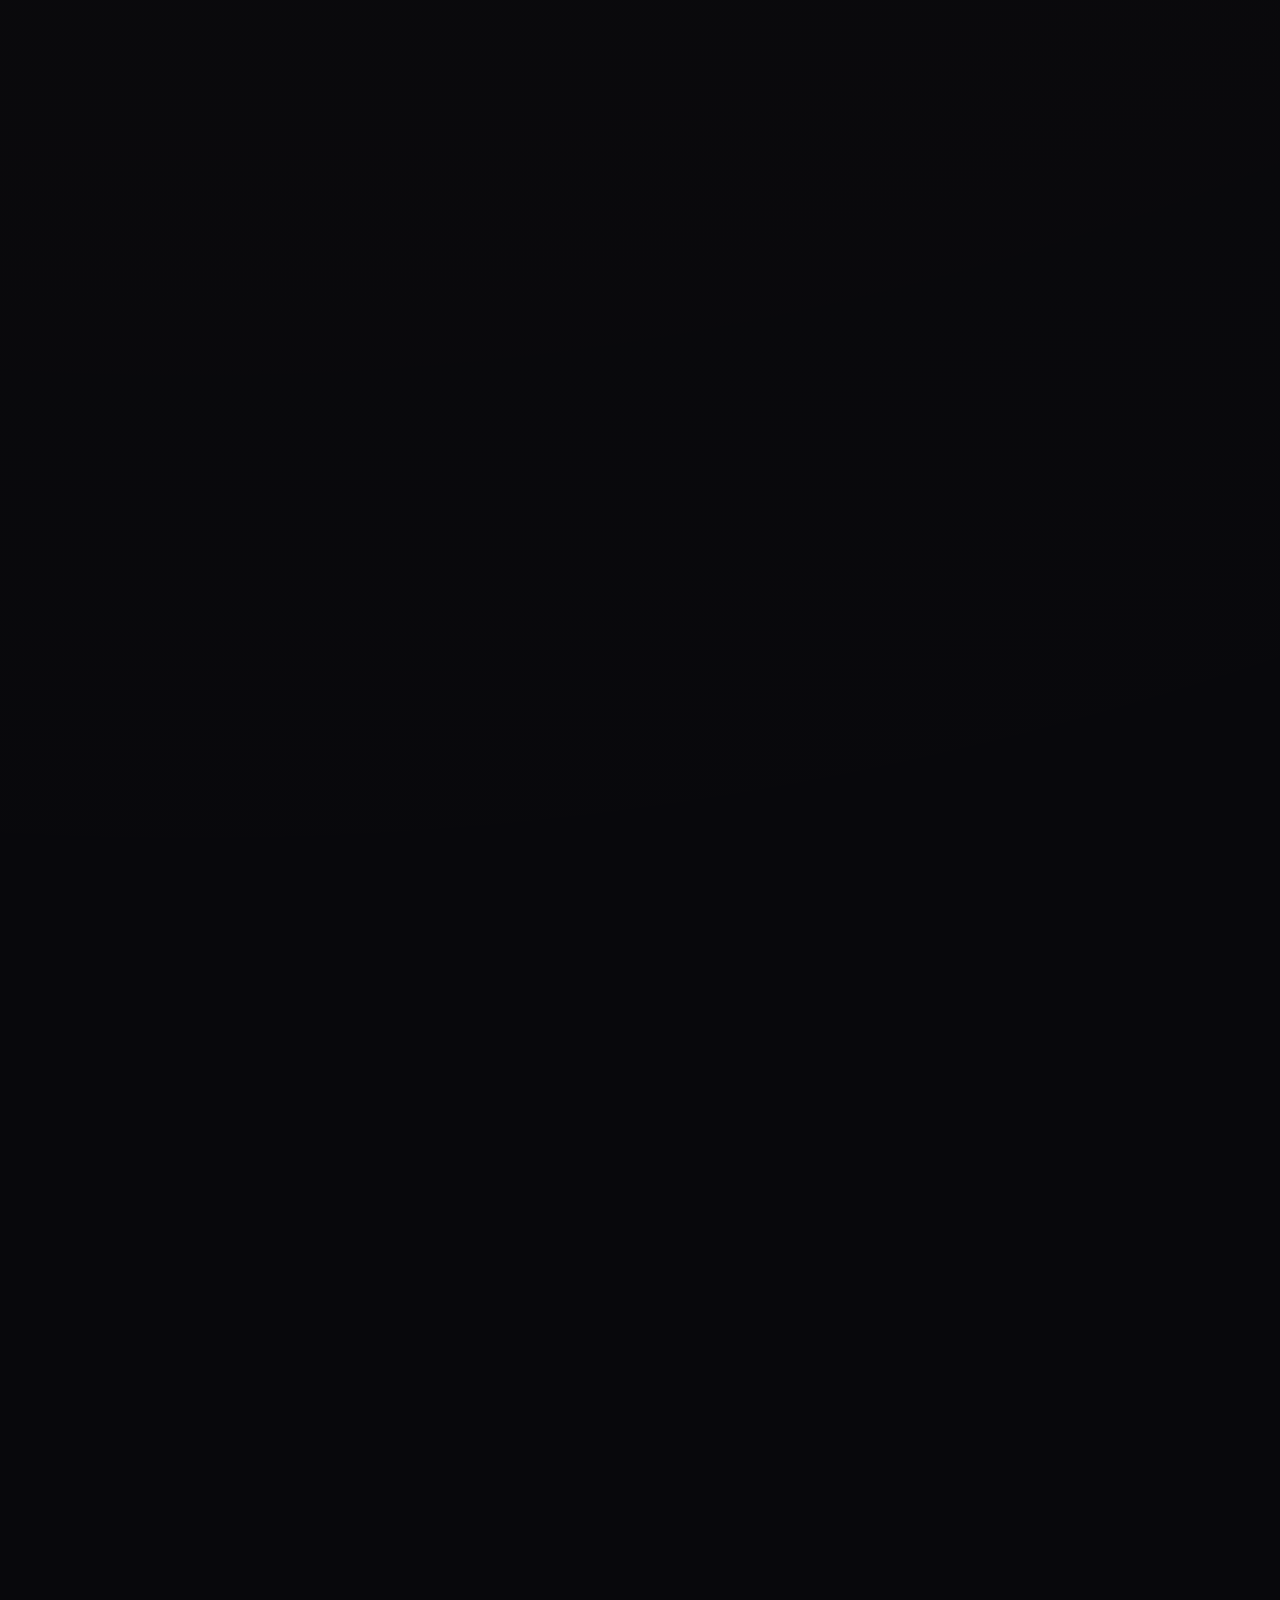
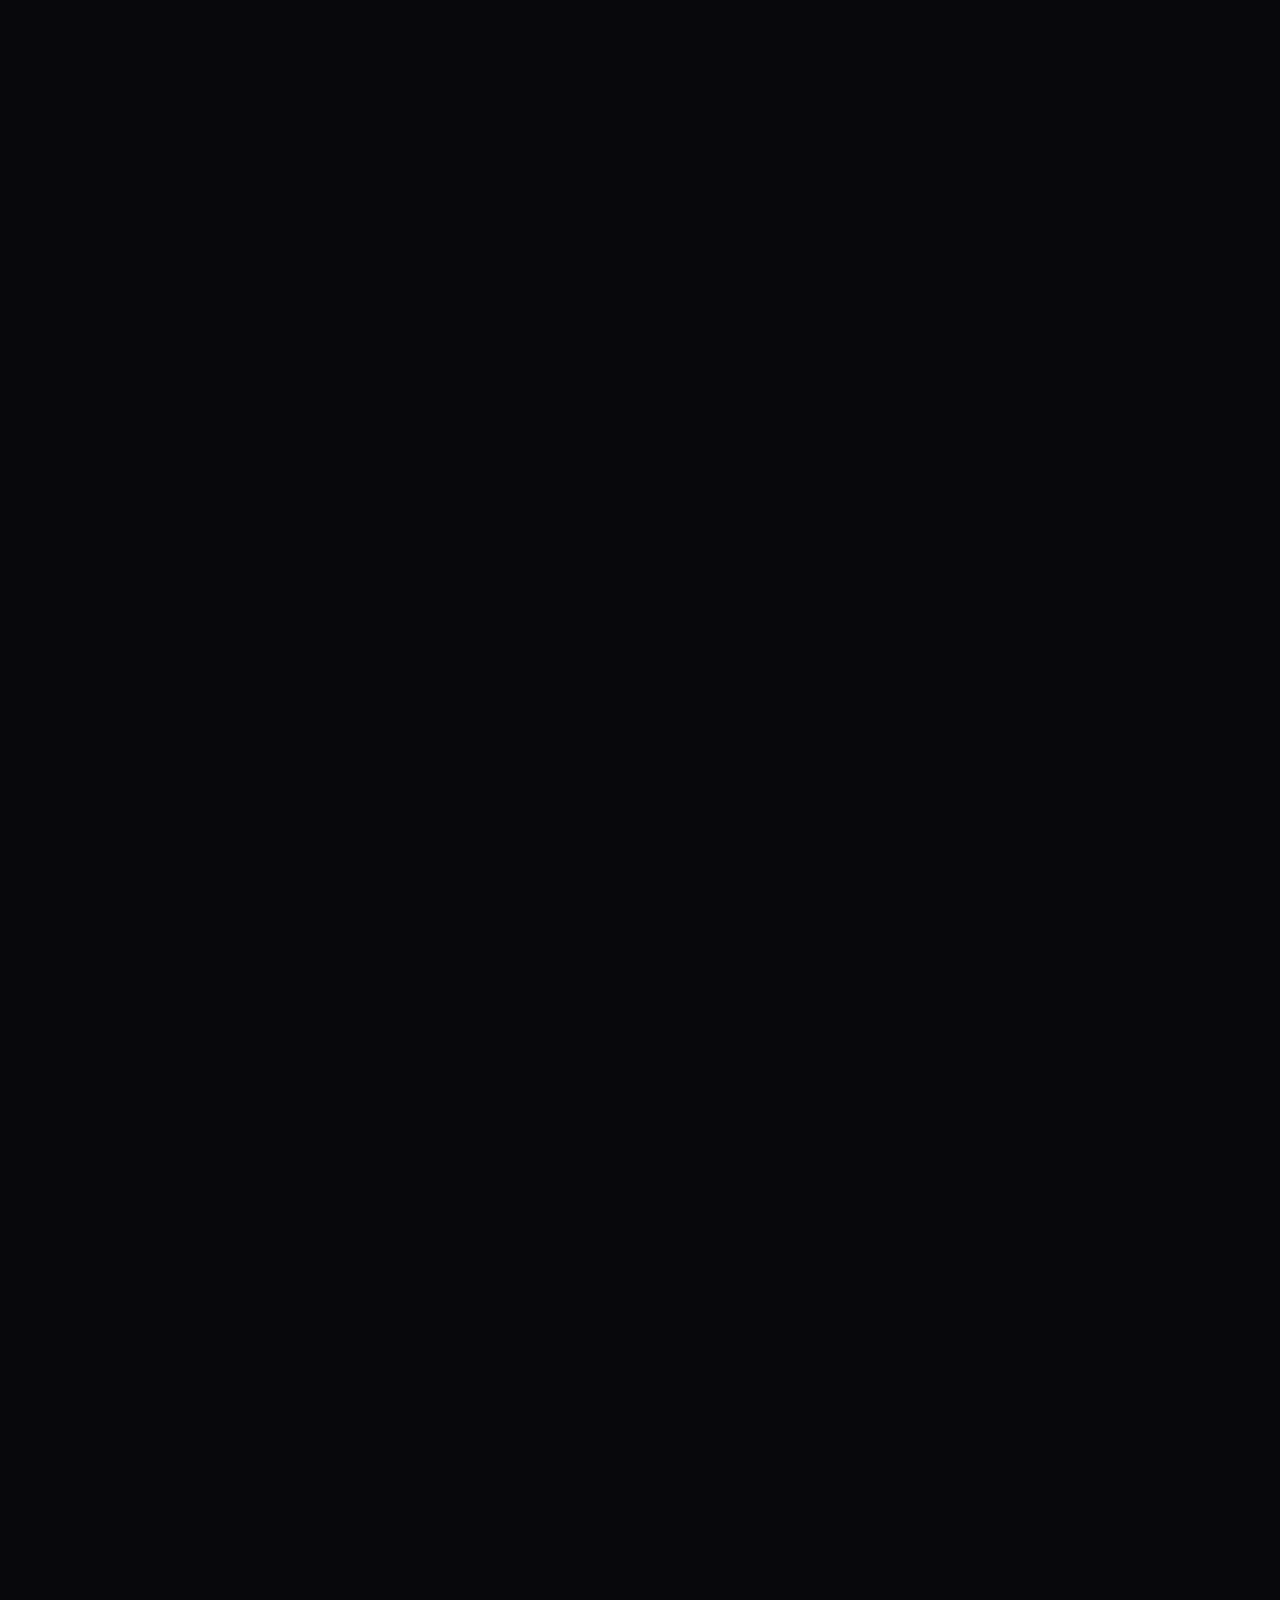
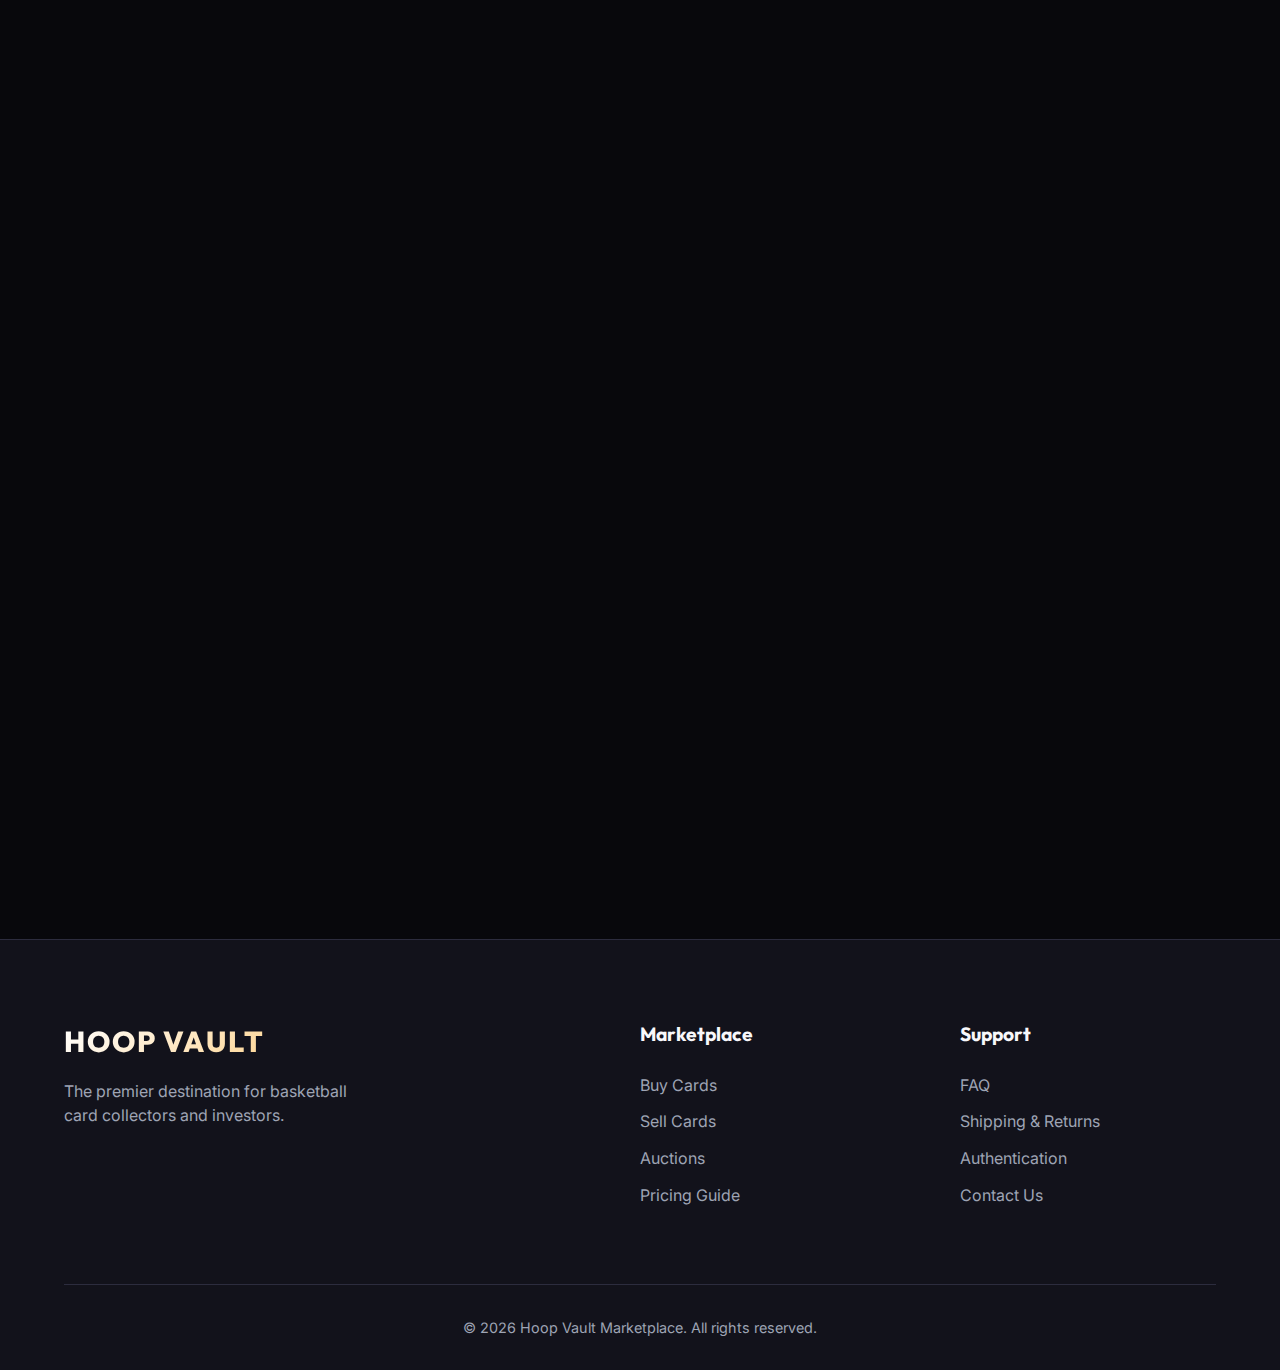
<file: category.html>
<!DOCTYPE html>
<html lang="en">

<head>
    <meta charset="UTF-8">
    <meta name="viewport" content="width=device-width, initial-scale=1.0">
    <title>Hoop Vault - Premium NBA Trading Cards</title>
    <meta name="description" content="Buy and sell premium NBA trading cards securely.">
    <link rel="stylesheet" href="styles.css">
    <link href="https://fonts.googleapis.com/css2?family=Outfit:wght@300;400;600;800&display=swap" rel="stylesheet">
    <link href="https://fonts.googleapis.com/css2?family=Inter:wght@400;500;700&display=swap" rel="stylesheet">
</head>

<body>
    <header class="navbar">
        <div class="logo">HOOP VAULT</div>
        <nav class="desktop-nav">
            <a href="index.html">Home</a>
            <a href="category.html?type=all" class="active">Buy Cards</a>
            <a href="sell.html">Sell Cards</a>
            <a href="#">Live Auctions</a>
        </nav>
        <div class="user-actions">
            <div class="search-bar">
                <input type="text" placeholder="Search players, sets, grading...">
                <button aria-label="Search" class="search-btn">🔍</button>
            </div>
            <button class="icon-btn" id="cart-btn" aria-label="Cart" data-count="0">🛒</button>
            <button class="login-btn">Sign In</button>
        </div>
    </header>

    <main>
        <div class="hero">
            <div class="hero-content">
                <h1>The Ultimate<br><span class="highlight">NBA Card Marketplace</span></h1>
                <p>Buy, sell, and trade premium basketball trading cards, rookie cards, and rare autographed
                    memorabilia.</p>
                <div class="hero-actions">
                    <button class="primary-btn pulse-anim">Start Browsing</button>
                    <button class="secondary-btn">Sell a Card</button>
                </div>
            </div>
        </div>

        <section class="storefront" style="padding-top: 2rem;">
            <div style="width: 100%;">
                <div class="toolbar" style="margin-bottom: 2rem;">
                    <div>
                        <a href="index.html"
                            style="color: var(--text-secondary); text-decoration: none; margin-bottom: 1rem; display: inline-block;">←
                            Back to Home</a>
                        <h2 class="section-title" id="categoryTitle" style="margin-bottom: 0;">Loading Category...</h2>
                    </div>
                    <div class="sort-container">
                        <label for="sortDropdown">Sort By: </label>
                        <select id="sortDropdown" class="sort-dropdown">
                            <option>Featured</option>
                            <option>Price: Low to High</option>
                            <option>Price: High to Low</option>
                            <option>Newest Arrivals</option>
                            <option>Highest Graded</option>
                        </select>
                    </div>
                </div>

                <div class="grid" id="productGrid">
                    <!-- Products will be generated dynamically -->
                </div>
            </div>
        </section>
    </main>

    <footer>
        <div class="footer-content">
            <div class="footer-col">
                <div class="logo">HOOP VAULT</div>
                <p>The premier destination for basketball card collectors and investors.</p>
            </div>
            <div class="footer-col">
                <h4>Marketplace</h4>
                <a href="#">Buy Cards</a>
                <a href="#">Sell Cards</a>
                <a href="#">Auctions</a>
                <a href="#">Pricing Guide</a>
            </div>
            <div class="footer-col">
                <h4>Support</h4>
                <a href="#">FAQ</a>
                <a href="#">Shipping & Returns</a>
                <a href="#">Authentication</a>
                <a href="#">Contact Us</a>
            </div>
        </div>
        <div class="footer-bottom">
            <p>&copy; 2026 Hoop Vault Marketplace. All rights reserved.</p>
        </div>
    </footer>

    <script src="category_script.js"></script>
</body>

</html>
</file>
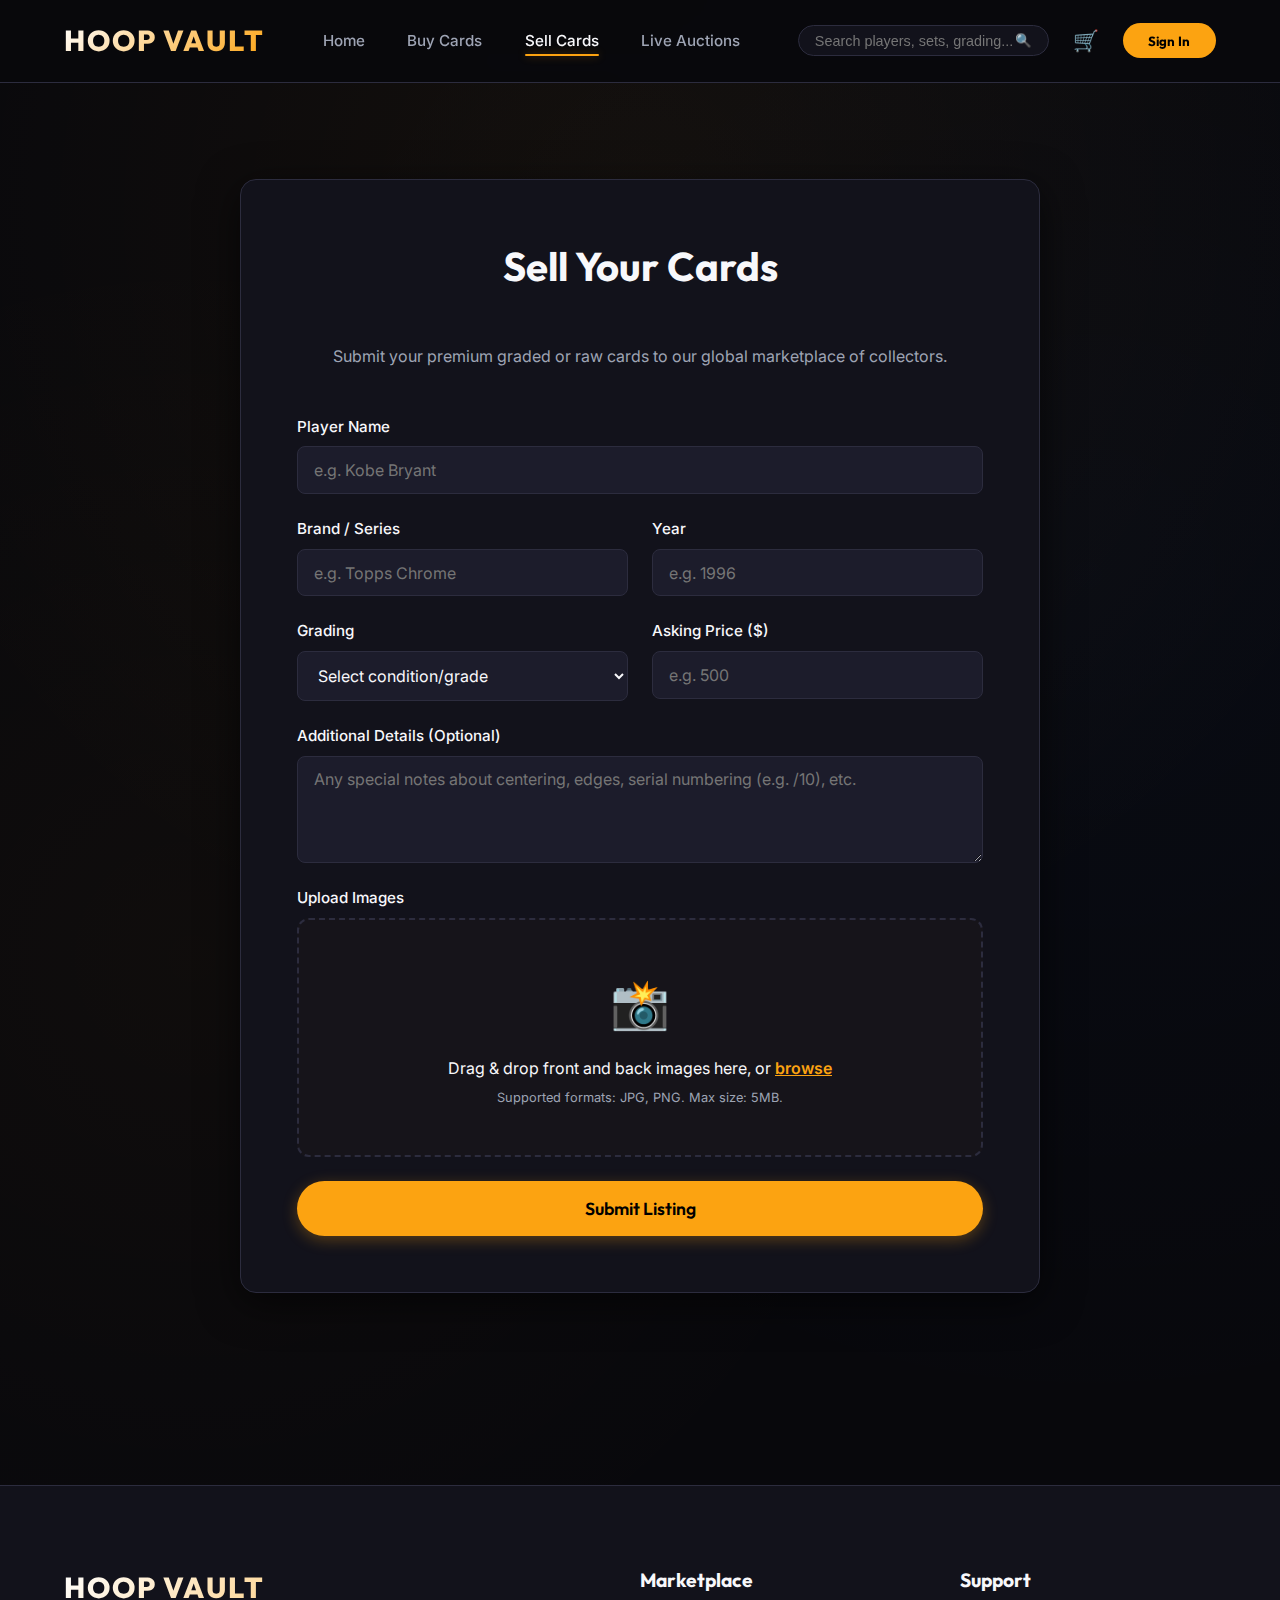
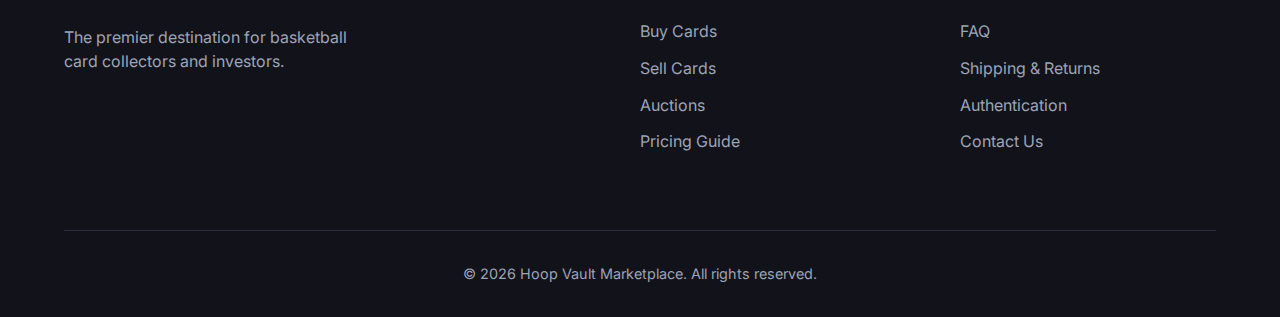
<file: sell.html>
<!DOCTYPE html>
<html lang="en">
<head>
    <meta charset="UTF-8">
    <meta name="viewport" content="width=device-width, initial-scale=1.0">
    <title>Sell a Card - Hoop Vault</title>
    <meta name="description" content="Sell your premium NBA trading cards securely with Hoop Vault.">
    <link rel="stylesheet" href="styles.css">
    <link href="https://fonts.googleapis.com/css2?family=Outfit:wght@300;400;600;800&display=swap" rel="stylesheet">
    <link href="https://fonts.googleapis.com/css2?family=Inter:wght@400;500;700&display=swap" rel="stylesheet">
</head>
<body>
    <header class="navbar">
        <div class="logo">HOOP VAULT</div>
        <nav class="desktop-nav">
            <a href="index.html">Home</a>
            <a href="category.html?type=all">Buy Cards</a>
            <a href="sell.html" class="active">Sell Cards</a>
            <a href="#">Live Auctions</a>
        </nav>
        <div class="user-actions">
            <div class="search-bar">
                <input type="text" placeholder="Search players, sets, grading...">
                <button aria-label="Search" class="search-btn">🔍</button>
            </div>
            <button class="icon-btn" id="cart-btn" aria-label="Cart" data-count="0">🛒</button>
            <button class="login-btn">Sign In</button>
        </div>
    </header>

    <main>
        <section class="sell-section">
            <div class="sell-container">
                <h1 class="section-title" style="text-align: center;">Sell Your Cards</h1>
                <p class="sell-subtitle" style="text-align: center; color: var(--text-secondary); margin-bottom: 3rem;">Submit your premium graded or raw cards to our global marketplace of collectors.</p>

                <form class="sell-form" id="sellForm">
                    <div class="form-group">
                        <label for="player">Player Name</label>
                        <input type="text" id="player" name="player" placeholder="e.g. Kobe Bryant" required>
                    </div>

                    <div class="form-row">
                        <div class="form-group">
                            <label for="series">Brand / Series</label>
                            <input type="text" id="series" name="series" placeholder="e.g. Topps Chrome" required>
                        </div>
                        <div class="form-group">
                            <label for="year">Year</label>
                            <input type="number" id="year" name="year" placeholder="e.g. 1996" min="1900" max="2026" required>
                        </div>
                    </div>

                    <div class="form-row">
                        <div class="form-group">
                            <label for="grade">Grading</label>
                            <select id="grade" name="grade" required>
                                <option value="" disabled selected>Select condition/grade</option>
                                <option value="PSA 10">PSA 10 Gem Mint</option>
                                <option value="PSA 9">PSA 9 Mint</option>
                                <option value="BGS 9.5">BGS 9.5 Gem Mint</option>
                                <option value="BGS 9">BGS 9 Mint</option>
                                <option value="Raw">Raw (Ungraded)</option>
                                <option value="Other">Other Grader</option>
                            </select>
                        </div>
                        <div class="form-group">
                            <label for="price">Asking Price ($)</label>
                            <input type="number" id="price" name="price" placeholder="e.g. 500" min="1" required>
                        </div>
                    </div>

                    <div class="form-group">
                        <label for="description">Additional Details (Optional)</label>
                        <textarea id="description" name="description" rows="4" placeholder="Any special notes about centering, edges, serial numbering (e.g. /10), etc."></textarea>
                    </div>

                    <div class="form-group">
                        <label>Upload Images</label>
                        <div class="image-upload-area">
                            <div class="upload-icon">📸</div>
                            <p>Drag & drop front and back images here, or <span>browse</span></p>
                            <p class="upload-hint">Supported formats: JPG, PNG. Max size: 5MB.</p>
                        </div>
                    </div>

                    <div class="form-submit">
                        <button type="submit" class="primary-btn pulse-anim" style="width: 100%;">Submit Listing</button>
                    </div>
                </form>
                
                <div id="successMessage" class="success-message" style="display: none; text-align: center; margin-top: 2rem; padding: 2rem; background: rgba(0,255,0,0.1); border: 1px solid #00ff00; border-radius: 12px;">
                    <h3 style="color: #00ff00; margin-bottom: 0.5rem;">Listing Submitted Successfully!</h3>
                    <p style="color: var(--text-primary);">Our curation team will review your card and list it on the marketplace within 24 hours.</p>
                </div>
            </div>
        </section>
    </main>

    <footer>
        <div class="footer-content">
            <div class="footer-col">
                <div class="logo">HOOP VAULT</div>
                <p>The premier destination for basketball card collectors and investors.</p>
            </div>
            <div class="footer-col">
                <h4>Marketplace</h4>
                <a href="category.html?type=all">Buy Cards</a>
                <a href="sell.html">Sell Cards</a>
                <a href="#">Auctions</a>
                <a href="#">Pricing Guide</a>
            </div>
            <div class="footer-col">
                <h4>Support</h4>
                <a href="#">FAQ</a>
                <a href="#">Shipping & Returns</a>
                <a href="#">Authentication</a>
                <a href="#">Contact Us</a>
            </div>
        </div>
        <div class="footer-bottom">
            <p>&copy; 2026 Hoop Vault Marketplace. All rights reserved.</p>
        </div>
    </footer>

    <script src="script.js"></script>
    <script>
        document.getElementById('sellForm')?.addEventListener('submit', function(e) {
            e.preventDefault();
            this.style.display = 'none';
            document.getElementById('successMessage').style.display = 'block';
            window.scrollTo({top: 0, behavior: 'smooth'});
        });
    </script>
</body>
</html>
</file>
<file: styles.css>
/* styles.css */
:root {
    --bg-color: #08080c;
    --surface-color: #12121b;
    --surface-color-light: #1c1c2b;
    --surface-color-hover: #26263a;
    --text-primary: #f8f8fb;
    --text-secondary: #9ea4b4;
    --accent-color: #fca311;
    --accent-hover: #ffbb4d;
    --border-color: #2c2c3e;
    --glow-color: rgba(252, 163, 17, 0.4);
    --font-heading: 'Outfit', sans-serif;
    --font-body: 'Inter', sans-serif;
    --card-shadow: 0 8px 32px rgba(0, 0, 0, 0.4);
}

* {
    margin: 0;
    padding: 0;
    box-sizing: border-box;
}

body {
    background-color: var(--bg-color);
    color: var(--text-primary);
    font-family: var(--font-body);
    -webkit-font-smoothing: antialiased;
    line-height: 1.5;
    background-image:
        radial-gradient(circle at 15% 50%, rgba(252, 163, 17, 0.03) 0%, transparent 50%),
        radial-gradient(circle at 85% 30%, rgba(20, 110, 255, 0.03) 0%, transparent 50%);
}

h1,
h2,
h3,
h4 {
    font-family: var(--font-heading);
}

/* Navbar */
.navbar {
    display: flex;
    justify-content: space-between;
    align-items: center;
    padding: 1.2rem 4rem;
    background-color: rgba(8, 8, 12, 0.85);
    backdrop-filter: blur(12px);
    -webkit-backdrop-filter: blur(12px);
    position: sticky;
    top: 0;
    z-index: 100;
    border-bottom: 1px solid var(--border-color);
}

.logo {
    font-size: 1.8rem;
    font-weight: 800;
    letter-spacing: 2px;
    background: linear-gradient(135deg, #fff 0%, var(--accent-color) 100%);
    -webkit-background-clip: text;
    background-clip: text;
    -webkit-text-fill-color: transparent;
    font-family: var(--font-heading);
}

.desktop-nav a {
    color: var(--text-secondary);
    text-decoration: none;
    margin: 0 1.2rem;
    font-weight: 500;
    font-size: 0.95rem;
    transition: color 0.3s ease;
    position: relative;
}

.desktop-nav a:hover,
.desktop-nav a.active {
    color: var(--text-primary);
}

.desktop-nav a.active::after {
    content: '';
    position: absolute;
    bottom: -6px;
    left: 0;
    width: 100%;
    height: 2px;
    background-color: var(--accent-color);
    border-radius: 2px;
    box-shadow: 0 0 8px var(--glow-color);
}

.user-actions {
    display: flex;
    align-items: center;
    gap: 1.5rem;
}

.search-bar {
    display: flex;
    background-color: var(--surface-color);
    border: 1px solid var(--border-color);
    border-radius: 30px;
    padding: 0.4rem 1rem;
    transition: border-color 0.3s;
}

.search-bar:focus-within {
    border-color: var(--accent-color);
    box-shadow: 0 0 10px rgba(252, 163, 17, 0.1);
}

.search-bar input {
    background: transparent;
    border: none;
    color: var(--text-primary);
    width: 200px;
    outline: none;
    font-size: 0.9rem;
}

.search-btn {
    background: transparent;
    border: none;
    cursor: pointer;
    color: var(--text-secondary);
}

.icon-btn {
    background: none;
    border: none;
    color: var(--text-primary);
    font-size: 1.3rem;
    cursor: pointer;
    transition: transform 0.2s;
    position: relative;
}

.icon-btn::after {
    content: attr(data-count);
    position: absolute;
    top: -8px;
    right: -8px;
    background-color: var(--accent-color);
    color: #000;
    font-size: 0.7rem;
    font-weight: bold;
    width: 18px;
    height: 18px;
    display: flex;
    align-items: center;
    justify-content: center;
    border-radius: 50%;
}

.icon-btn[data-count="0"]::after {
    display: none;
}

.icon-btn:hover {
    transform: scale(1.1);
}

.login-btn {
    background-color: var(--accent-color);
    color: #000;
    border: none;
    padding: 0.6rem 1.6rem;
    border-radius: 50px;
    font-weight: 700;
    font-family: var(--font-heading);
    cursor: pointer;
    transition: all 0.3s ease;
}

.login-btn:hover {
    background-color: var(--accent-hover);
    box-shadow: 0 0 20px var(--glow-color);
    transform: translateY(-2px);
}

/* Hero Section */
.hero {
    position: relative;
    padding: 6rem 2rem;
    text-align: center;
    border-bottom: 1px solid var(--border-color);
    overflow: hidden;
}

.hero::before {
    content: '';
    position: absolute;
    top: -50%;
    left: 50%;
    transform: translateX(-50%);
    width: 800px;
    height: 800px;
    background: radial-gradient(circle, rgba(252, 163, 17, 0.08) 0%, transparent 60%);
    z-index: 0;
    pointer-events: none;
}

.hero-content {
    position: relative;
    z-index: 1;
    max-width: 800px;
    margin: 0 auto;
}

.hero h1 {
    font-size: 4.5rem;
    font-weight: 800;
    line-height: 1.1;
    margin-bottom: 1.5rem;
    letter-spacing: -1px;
}

.hero .highlight {
    background: linear-gradient(90deg, #fff, var(--accent-color));
    -webkit-background-clip: text;
    background-clip: text;
    -webkit-text-fill-color: transparent;
}

.hero p {
    color: var(--text-secondary);
    font-size: 1.25rem;
    margin-bottom: 2.5rem;
    font-weight: 300;
}

.hero-actions {
    display: flex;
    justify-content: center;
    gap: 1.5rem;
}

.primary-btn,
.secondary-btn {
    padding: 1rem 2.5rem;
    border-radius: 50px;
    font-weight: 600;
    font-size: 1.1rem;
    font-family: var(--font-heading);
    cursor: pointer;
    transition: all 0.3s ease;
}

.primary-btn {
    background-color: var(--accent-color);
    color: #000;
    border: none;
    box-shadow: 0 4px 15px rgba(252, 163, 17, 0.3);
}

.primary-btn:hover {
    background-color: var(--accent-hover);
    box-shadow: 0 6px 25px var(--glow-color);
    transform: translateY(-2px);
}

.pulse-anim {
    animation: pulse 2s infinite;
}

@keyframes pulse {
    0% {
        box-shadow: 0 0 0 0 rgba(252, 163, 17, 0.4);
    }

    70% {
        box-shadow: 0 0 0 15px rgba(252, 163, 17, 0);
    }

    100% {
        box-shadow: 0 0 0 0 rgba(252, 163, 17, 0);
    }
}

.secondary-btn {
    background-color: transparent;
    color: var(--text-primary);
    border: 1px solid var(--border-color);
}

.secondary-btn:hover {
    background-color: var(--surface-color);
    border-color: var(--text-secondary);
    transform: translateY(-2px);
}

/* Categories Section */
.categories-section {
    padding: 5rem 4rem;
    max-width: 1800px;
    margin: 0 auto;
    border-bottom: 1px solid var(--border-color);
}

.section-title {
    font-size: 2.5rem;
    margin-bottom: 3rem;
    text-align: left;
    color: var(--text-primary);
}

.categories-grid {
    display: grid;
    grid-template-columns: repeat(4, 1fr);
    gap: 2rem;
}

.category-card {
    position: relative;
    border-radius: 16px;
    overflow: hidden;
    aspect-ratio: 4/5;
    text-decoration: none;
    border: 1px solid var(--border-color);
    transition: all 0.4s ease;
}

.category-card:hover {
    transform: translateY(-10px);
    box-shadow: 0 15px 30px rgba(0, 0, 0, 0.5), 0 0 20px rgba(252, 163, 17, 0.2);
    border-color: var(--accent-color);
}

.cat-image-wrapper {
    width: 100%;
    height: 100%;
    background-color: var(--surface-color-light);
}

.cat-image-wrapper img {
    width: 100%;
    height: 100%;
    object-fit: cover;
    transition: transform 0.6s ease;
    opacity: 0.8;
}

.category-card:hover .cat-image-wrapper img {
    transform: scale(1.1);
    opacity: 1;
}

.cat-overlay {
    position: absolute;
    bottom: 0;
    left: 0;
    width: 100%;
    padding: 2.5rem 1.5rem 1.5rem;
    background: linear-gradient(to top, rgba(8, 8, 12, 0.95) 0%, rgba(8, 8, 12, 0.8) 50%, transparent 100%);
    color: #fff;
}

.cat-overlay h3 {
    font-size: 1.5rem;
    margin-bottom: 0.3rem;
    color: var(--text-primary);
}

.cat-overlay p {
    font-size: 0.9rem;
    color: var(--accent-color);
    font-weight: 500;
}

/* Storefront */
.storefront {
    display: grid;
    grid-template-columns: 260px 1fr;
    gap: 3.5rem;
    padding: 4rem;
    max-width: 1800px;
    margin: 0 auto;
}

/* Sidebar Filters */
.filter-header {
    display: flex;
    justify-content: space-between;
    align-items: center;
    margin-bottom: 2rem;
    padding-bottom: 1rem;
    border-bottom: 1px solid var(--border-color);
}

.filter-header h3 {
    font-size: 1.3rem;
    font-weight: 600;
}

.clear-btn {
    background: none;
    border: none;
    color: var(--accent-color);
    font-size: 0.85rem;
    cursor: pointer;
}

.clear-btn:hover {
    text-decoration: underline;
}

.filter-group {
    margin-bottom: 2.5rem;
}

.filter-group h4 {
    color: var(--text-primary);
    margin-bottom: 1rem;
    font-size: 1.05rem;
    font-weight: 500;
}

/* Custom Checkbox */
.checkbox-container {
    display: block;
    position: relative;
    padding-left: 30px;
    margin-bottom: 12px;
    cursor: pointer;
    font-size: 0.95rem;
    color: var(--text-secondary);
    user-select: none;
    transition: color 0.2s;
}

.checkbox-container:hover {
    color: var(--text-primary);
}

.checkbox-container input {
    position: absolute;
    opacity: 0;
    cursor: pointer;
    height: 0;
    width: 0;
}

.checkmark {
    position: absolute;
    top: 2px;
    left: 0;
    height: 18px;
    width: 18px;
    background-color: var(--surface-color);
    border: 1px solid var(--border-color);
    border-radius: 4px;
    transition: all 0.2s;
}

.checkbox-container:hover input~.checkmark {
    border-color: var(--text-secondary);
}

.checkbox-container input:checked~.checkmark {
    background-color: var(--accent-color);
    border-color: var(--accent-color);
}

.checkmark:after {
    content: "";
    position: absolute;
    display: none;
}

.checkbox-container input:checked~.checkmark:after {
    display: block;
}

.checkbox-container .checkmark:after {
    left: 6px;
    top: 2px;
    width: 4px;
    height: 10px;
    border: solid black;
    border-width: 0 2px 2px 0;
    transform: rotate(45deg);
}

/* Price Range Slider */
.filter-group input[type="range"] {
    -webkit-appearance: none;
    appearance: none;
    width: 100%;
    height: 4px;
    background: var(--surface-color-light);
    border-radius: 2px;
    outline: none;
    margin: 10px 0;
}

.filter-group input[type="range"]::-webkit-slider-thumb {
    -webkit-appearance: none;
    appearance: none;
    width: 16px;
    height: 16px;
    border-radius: 50%;
    background: var(--accent-color);
    cursor: pointer;
    box-shadow: 0 0 10px var(--glow-color);
}

.price-labels {
    display: flex;
    justify-content: space-between;
    margin-top: 0.8rem;
    font-size: 0.85rem;
    color: var(--text-secondary);
}

/* Product Gallery */
.toolbar {
    display: flex;
    justify-content: space-between;
    align-items: center;
    margin-bottom: 2.5rem;
    background-color: var(--surface-color);
    padding: 1rem 1.5rem;
    border-radius: 12px;
    border: 1px solid var(--border-color);
}

.results-count {
    color: var(--text-secondary);
    font-size: 0.95rem;
}

.results-count strong {
    color: var(--text-primary);
}

.sort-container {
    display: flex;
    align-items: center;
    gap: 0.8rem;
}

.sort-container label {
    color: var(--text-secondary);
    font-size: 0.9rem;
}

.sort-dropdown {
    background-color: var(--surface-color-light);
    color: var(--text-primary);
    border: 1px solid var(--border-color);
    padding: 0.6rem 1rem;
    border-radius: 8px;
    font-family: inherit;
    font-size: 0.9rem;
    cursor: pointer;
    outline: none;
    transition: border-color 0.3s;
}

.sort-dropdown:focus {
    border-color: var(--accent-color);
}

/* Grid & Cards */
.grid {
    display: grid;
    grid-template-columns: repeat(auto-fill, minmax(280px, 1fr));
    gap: 2.5rem;
}

.card {
    background-color: var(--surface-color);
    border: 1px solid var(--border-color);
    border-radius: 16px;
    overflow: hidden;
    transition: all 0.4s cubic-bezier(0.175, 0.885, 0.32, 1.275);
    cursor: pointer;
    display: flex;
    flex-direction: column;
    position: relative;
}

.card:hover {
    transform: translateY(-8px);
    box-shadow: var(--card-shadow), 0 0 20px rgba(252, 163, 17, 0.15);
    border-color: var(--surface-color-hover);
}

.card-image-wrapper {
    position: relative;
    padding-top: 135%;
    /* Card aspect ratio */
    overflow: hidden;
    background: linear-gradient(135deg, var(--surface-color-light) 0%, var(--surface-color) 100%);
    display: flex;
    align-items: center;
    justify-content: center;
}

/* Cool shimmer effect on hover */
.card-image-wrapper::after {
    content: '';
    position: absolute;
    top: 0;
    left: -100%;
    width: 50%;
    height: 100%;
    background: linear-gradient(to right, rgba(255, 255, 255, 0) 0%, rgba(255, 255, 255, 0.1) 50%, rgba(255, 255, 255, 0) 100%);
    transform: skewX(-20deg);
    transition: all 0.7s ease;
}

.card:hover .card-image-wrapper::after {
    left: 200%;
}

.card-image {
    position: absolute;
    top: 50%;
    left: 50%;
    transform: translate(-50%, -50%);
    width: 85%;
    /* slightly scale down the card image within the container */
    height: 85%;
    object-fit: contain;
    transition: transform 0.5s ease;
    filter: drop-shadow(0 10px 15px rgba(0, 0, 0, 0.5));
}

.card:hover .card-image {
    transform: translate(-50%, -50%) scale(1.08);
}

.card-badges {
    position: absolute;
    top: 1rem;
    left: 1rem;
    right: 1rem;
    display: flex;
    justify-content: space-between;
    z-index: 2;
}

.badge-grade {
    background: linear-gradient(135deg, #111 0%, #333 100%);
    color: #ffd700;
    padding: 0.3rem 0.6rem;
    border-radius: 6px;
    font-size: 0.75rem;
    font-weight: 800;
    border: 1px solid #ffd700;
    box-shadow: 0 4px 10px rgba(0, 0, 0, 0.5);
}

.badge-type {
    background-color: var(--accent-color);
    color: #000;
    padding: 0.3rem 0.6rem;
    border-radius: 6px;
    font-size: 0.7rem;
    font-weight: 700;
    text-transform: uppercase;
}

.card-details {
    padding: 1.5rem;
    flex-grow: 1;
    display: flex;
    flex-direction: column;
    background: linear-gradient(to top, var(--surface-color) 80%, transparent 100%);
}

.card-title {
    font-size: 1.15rem;
    font-weight: 600;
    margin-bottom: 0.4rem;
    font-family: var(--font-heading);
    color: var(--text-primary);
}

.card-desc {
    color: var(--text-secondary);
    font-size: 0.85rem;
    margin-bottom: 1.5rem;
    flex-grow: 1;
    line-height: 1.5;
}

.card-footer {
    display: flex;
    justify-content: space-between;
    align-items: center;
    padding-top: 1.2rem;
    border-top: 1px solid var(--border-color);
}

.card-price-container {
    display: flex;
    flex-direction: column;
}

.price-label {
    font-size: 0.7rem;
    color: var(--text-secondary);
    text-transform: uppercase;
    letter-spacing: 0.5px;
}

.card-price {
    font-size: 1.3rem;
    font-weight: 800;
    color: var(--text-primary);
    font-family: var(--font-heading);
}

.add-btn {
    background-color: var(--surface-color-light);
    border: 1px solid var(--border-color);
    color: var(--text-primary);
    width: 40px;
    height: 40px;
    border-radius: 50%;
    display: flex;
    align-items: center;
    justify-content: center;
    font-size: 1.2rem;
    cursor: pointer;
    transition: all 0.3s ease;
}

.card:hover .add-btn {
    background-color: var(--accent-color);
    border-color: var(--accent-color);
    color: #000;
}

/* Pagination */
.pagination {
    margin-top: 4rem;
    display: flex;
    justify-content: center;
}

.load-more {
    padding: 1.2rem 3rem;
    background-color: transparent;
    border: 2px solid var(--border-color);
    color: var(--text-primary);
    border-radius: 50px;
    font-size: 1rem;
    font-weight: 600;
    font-family: var(--font-heading);
    cursor: pointer;
    transition: all 0.3s ease;
}

.load-more:hover {
    border-color: var(--accent-color);
    color: var(--accent-color);
    background-color: rgba(252, 163, 17, 0.05);
}

/* Sell Section */
.sell-section {
    padding: 6rem 2rem;
    min-height: 80vh;
    display: flex;
    justify-content: center;
    background-image: radial-gradient(circle at 50% 10%, rgba(252, 163, 17, 0.05) 0%, transparent 60%);
}

.sell-container {
    max-width: 800px;
    width: 100%;
    background-color: var(--surface-color);
    border: 1px solid var(--border-color);
    border-radius: 16px;
    padding: 3.5rem;
    box-shadow: 0 10px 40px rgba(0, 0, 0, 0.6);
}

.sell-form {
    display: flex;
    flex-direction: column;
    gap: 1.5rem;
}

.form-group {
    display: flex;
    flex-direction: column;
    gap: 0.5rem;
}

.form-row {
    display: grid;
    grid-template-columns: 1fr 1fr;
    gap: 1.5rem;
}

.sell-form label {
    font-size: 0.95rem;
    color: var(--text-primary);
    font-weight: 500;
}

.sell-form input[type="text"],
.sell-form input[type="number"],
.sell-form select,
.sell-form textarea {
    background-color: var(--surface-color-light);
    border: 1px solid var(--border-color);
    color: var(--text-primary);
    padding: 0.8rem 1rem;
    border-radius: 8px;
    font-family: inherit;
    font-size: 1rem;
    transition: all 0.3s ease;
    outline: none;
}

.sell-form input:focus,
.sell-form select:focus,
.sell-form textarea:focus {
    border-color: var(--accent-color);
    box-shadow: 0 0 10px rgba(252, 163, 17, 0.1);
}

.image-upload-area {
    border: 2px dashed var(--border-color);
    border-radius: 12px;
    padding: 3rem 2rem;
    text-align: center;
    background-color: rgba(252, 163, 17, 0.02);
    cursor: pointer;
    transition: all 0.3s;
}

.image-upload-area:hover {
    border-color: var(--accent-color);
    background-color: rgba(252, 163, 17, 0.05);
}

.upload-icon {
    font-size: 3rem;
    margin-bottom: 1rem;
    color: var(--accent-color);
}

.image-upload-area span {
    color: var(--accent-color);
    text-decoration: underline;
    font-weight: 600;
}

.upload-hint {
    font-size: 0.8rem;
    color: var(--text-secondary);
    margin-top: 0.5rem;
}

/* Footer */
footer {
    background-color: var(--surface-color);
    border-top: 1px solid var(--border-color);
    padding: 5rem 4rem 2rem;
    margin-top: 6rem;
}

.footer-content {
    display: grid;
    grid-template-columns: 2fr 1fr 1fr;
    gap: 4rem;
    max-width: 1400px;
    margin: 0 auto;
    margin-bottom: 4rem;
}

.footer-col .logo {
    margin-bottom: 1rem;
}

.footer-col p {
    color: var(--text-secondary);
    max-width: 300px;
}

.footer-col h4 {
    color: var(--text-primary);
    margin-bottom: 1.5rem;
    font-size: 1.2rem;
}

.footer-col a {
    display: block;
    color: var(--text-secondary);
    text-decoration: none;
    margin-bottom: 0.8rem;
    transition: color 0.2s;
}

.footer-col a:hover {
    color: var(--accent-color);
}

.footer-bottom {
    text-align: center;
    padding-top: 2rem;
    border-top: 1px solid var(--border-color);
    color: var(--text-secondary);
    font-size: 0.9rem;
}

/* Responsive */
@media (max-width: 1200px) {
    .storefront {
        padding: 3rem 2rem;
    }
}

@media (max-width: 992px) {
    .storefront {
        grid-template-columns: 1fr;
    }

    .sidebar-filters {
        display: none;
    }

    .hero h1 {
        font-size: 3.5rem;
    }

    .footer-content {
        grid-template-columns: 1fr;
        gap: 2rem;
    }
}

@media (max-width: 768px) {
    .navbar {
        padding: 1rem;
    }

    .desktop-nav,
    .search-bar {
        display: none;
    }

    .hero {
        padding: 4rem 1rem;
    }
}
</file>
